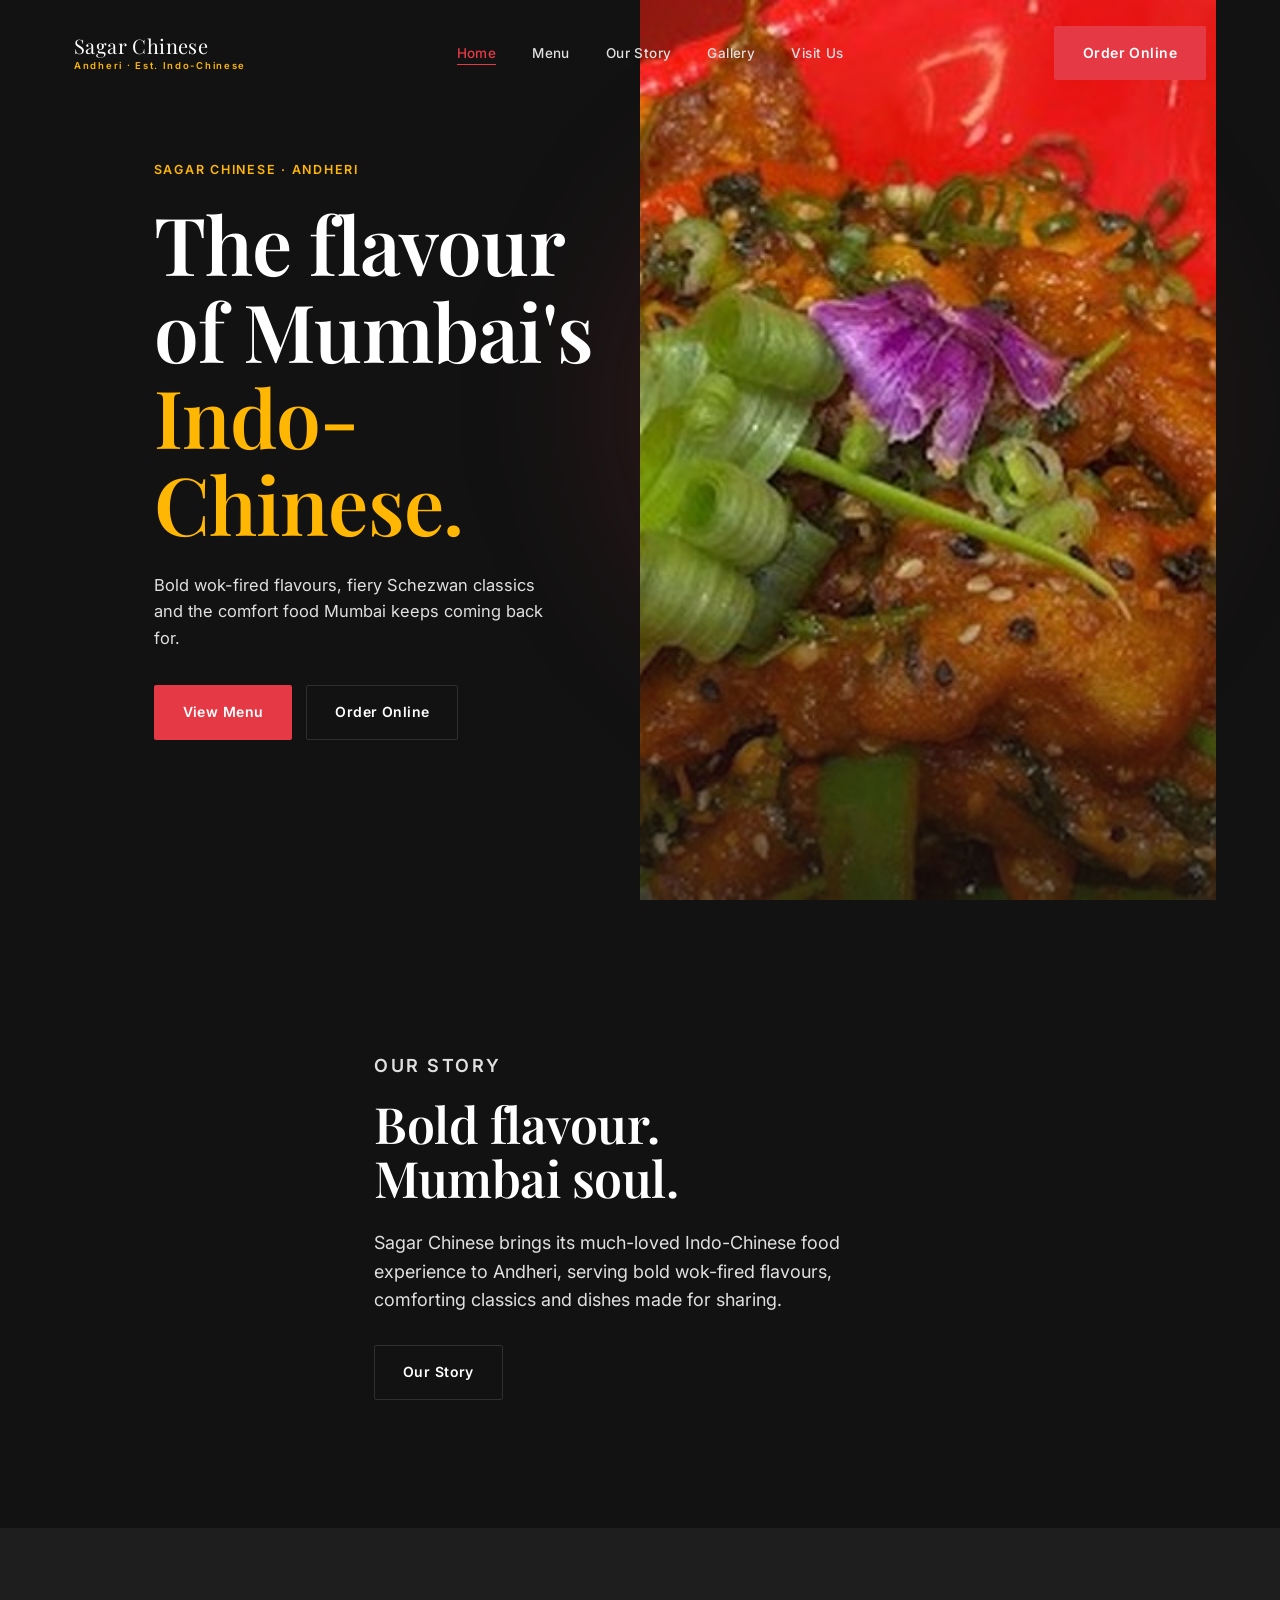
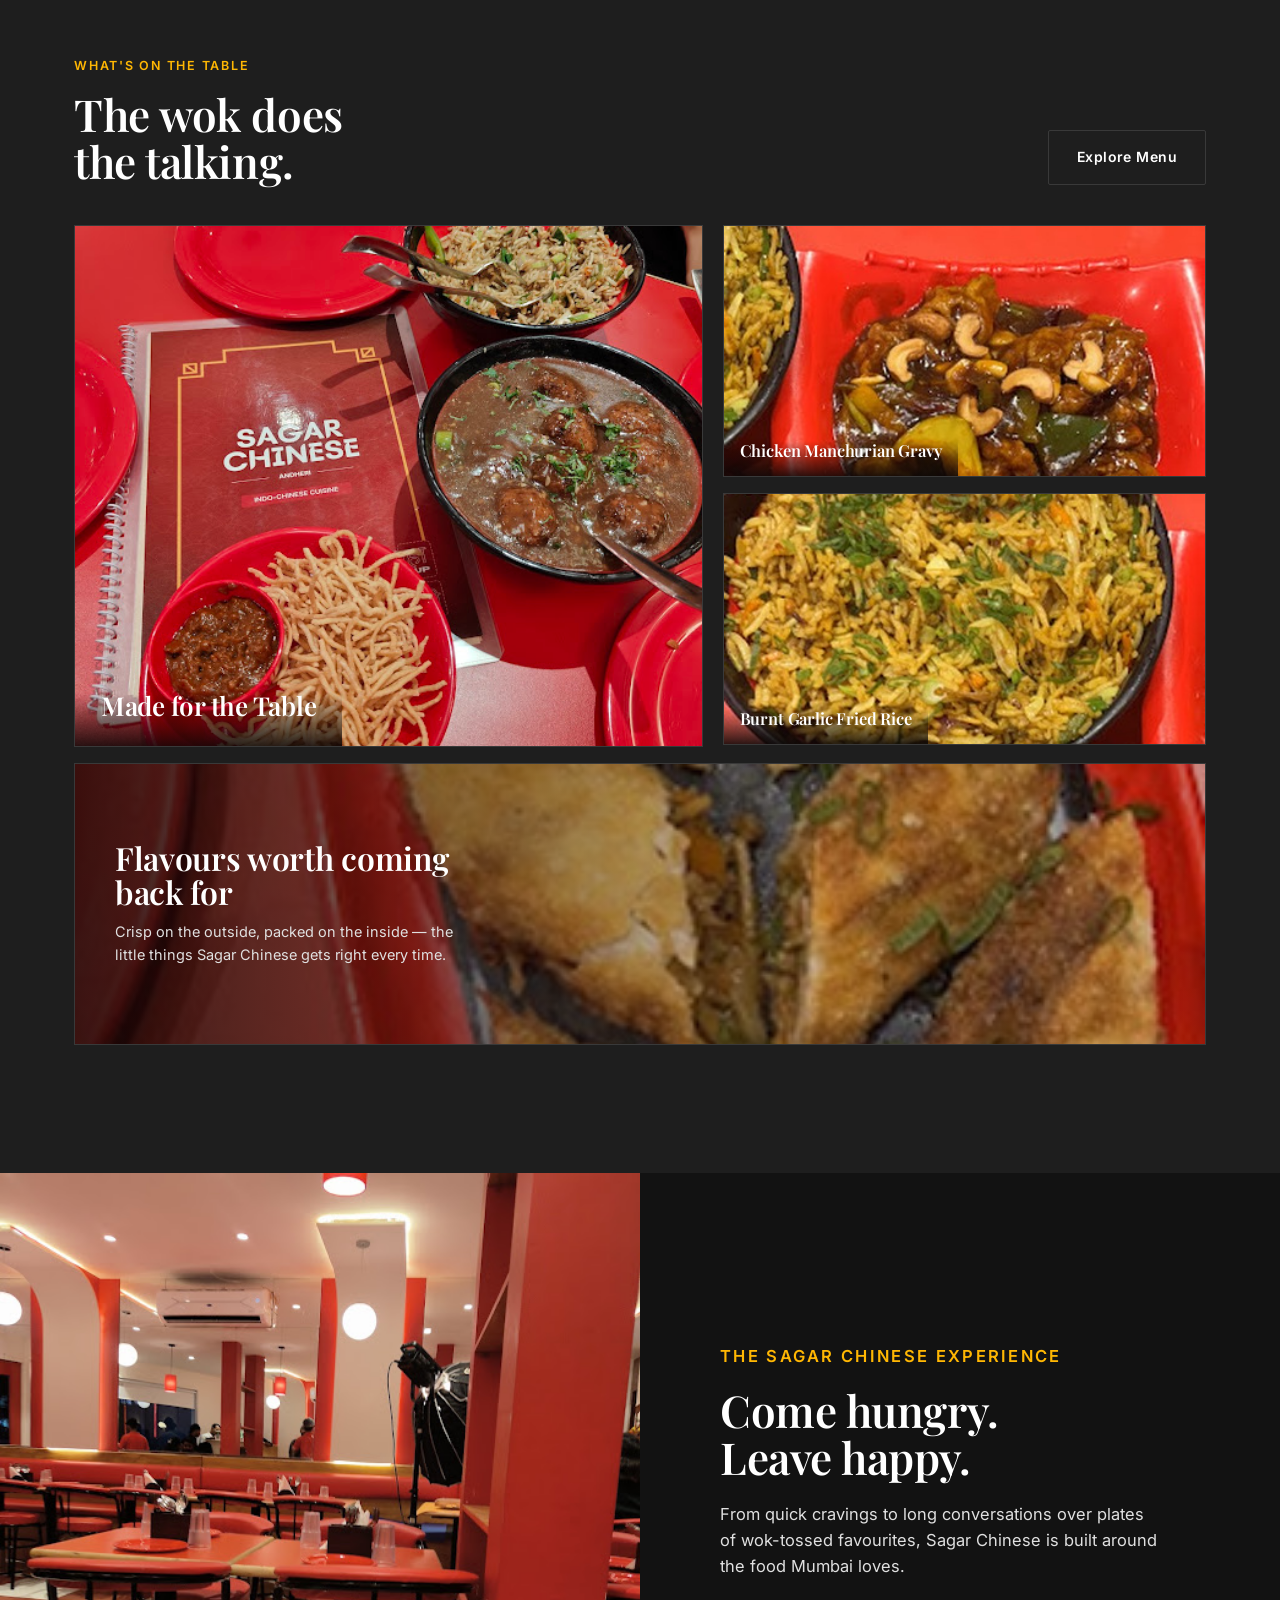
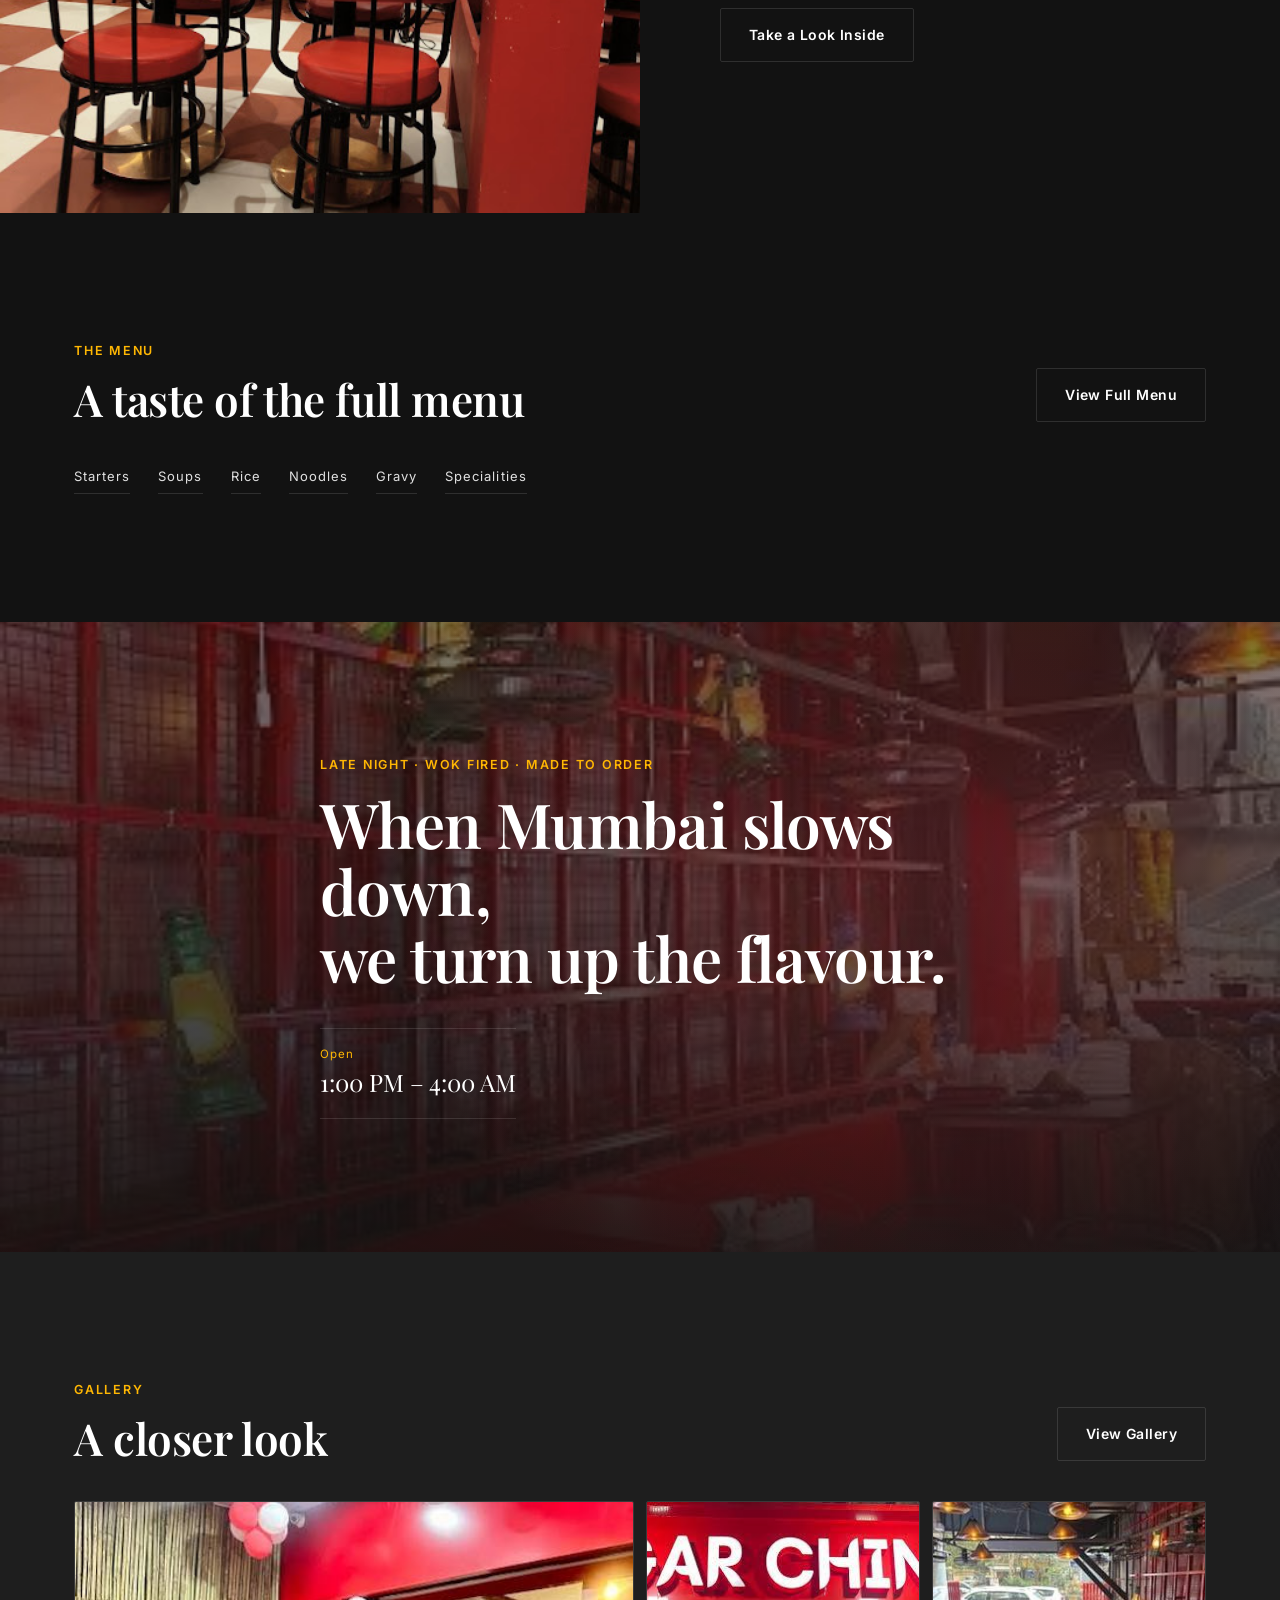
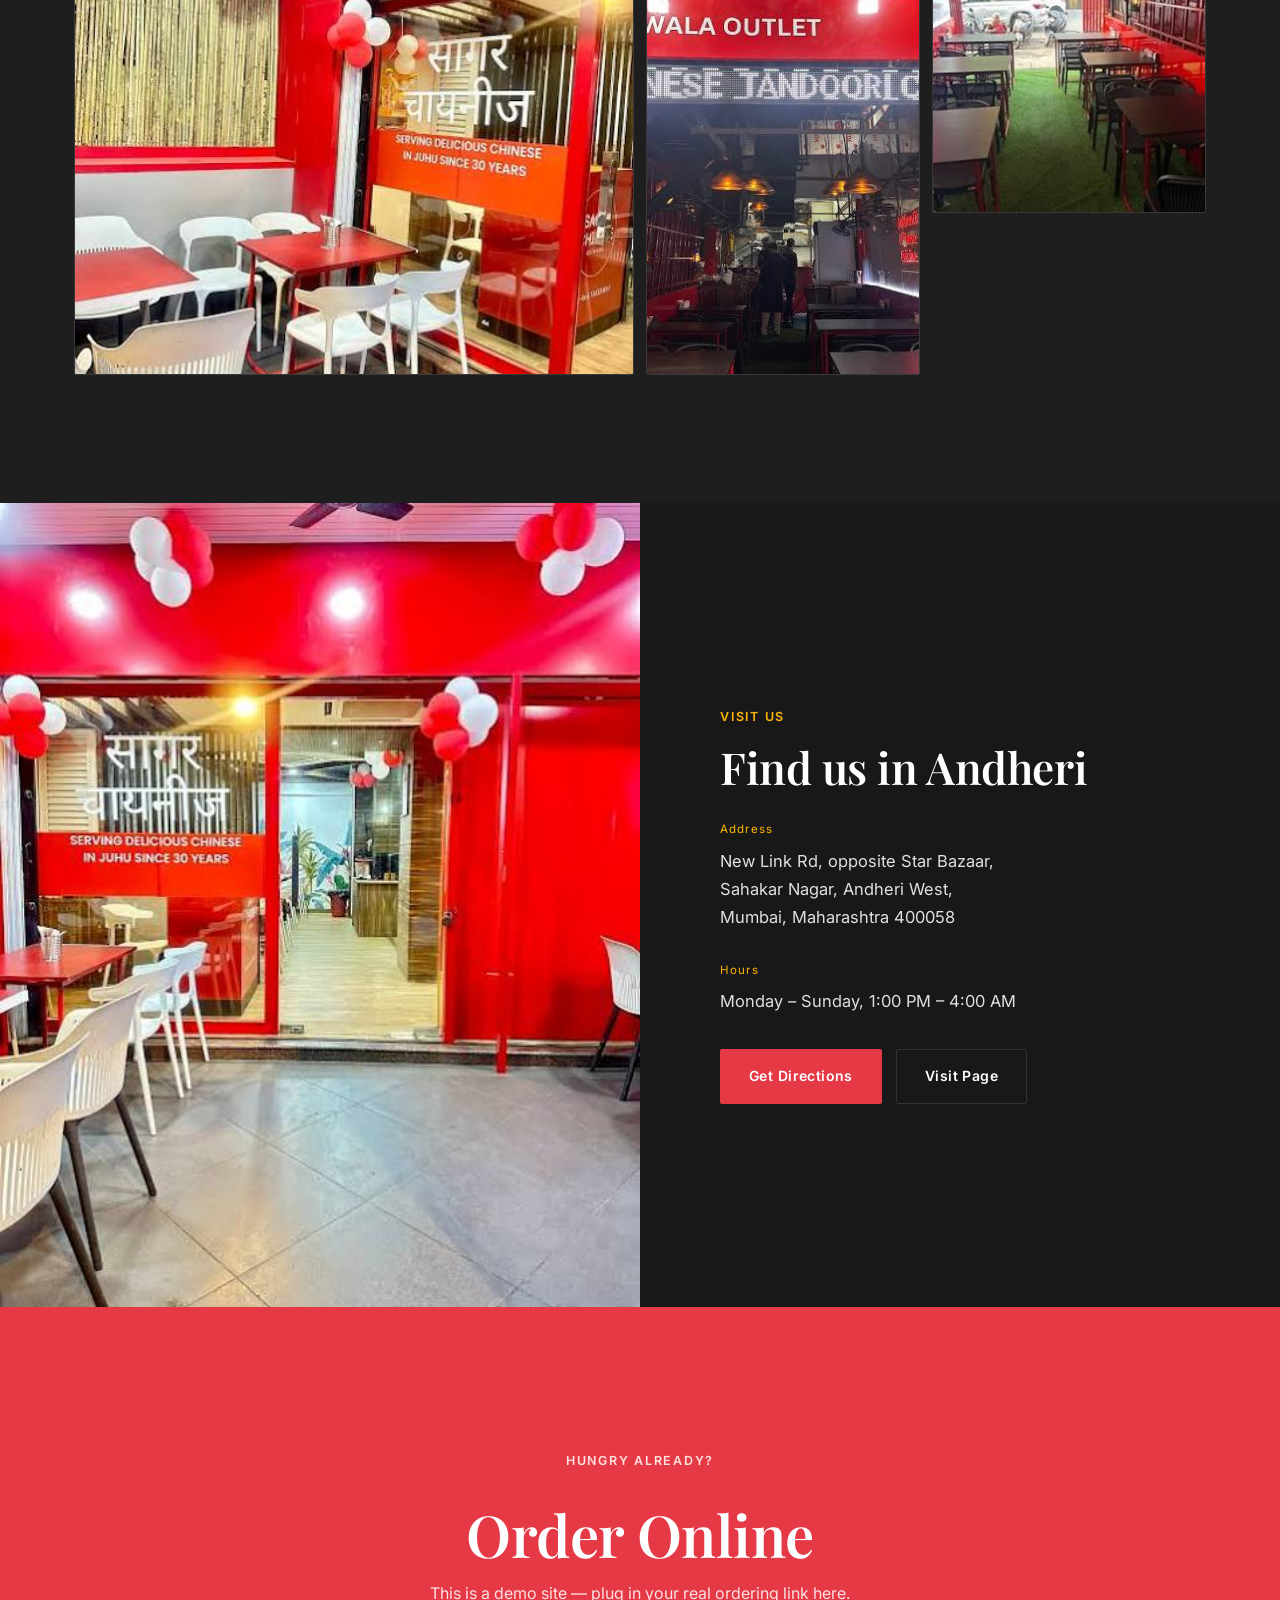
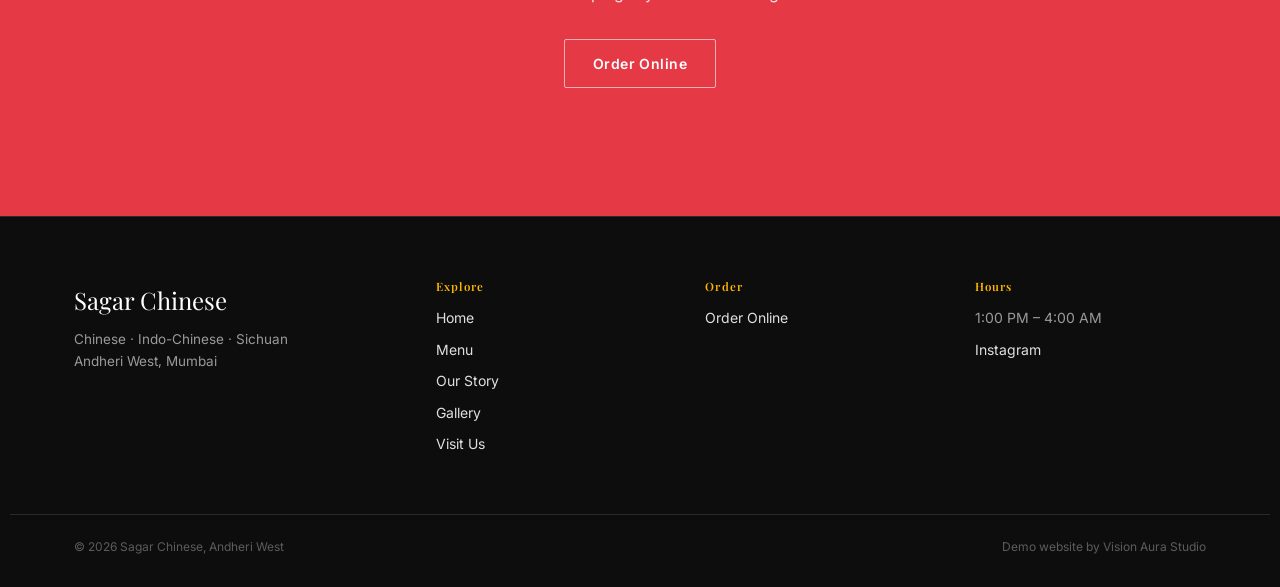
<file: index.html>
<!DOCTYPE html>
<html lang="en">
<head>
<meta charset="UTF-8">
<meta name="viewport" content="width=device-width, initial-scale=1, viewport-fit=cover">
<title>Sagar Chinese – Andheri | Indo-Chinese Restaurant in Mumbai</title>
<meta name="description" content="Sagar Chinese – Andheri brings bold Indo-Chinese flavours and Mumbai comfort food to DN Nagar, Andheri West.">
<link rel="icon" href="data:,">
<link rel="preconnect" href="https://fonts.googleapis.com">
<link rel="preconnect" href="https://fonts.gstatic.com" crossorigin>
<link href="https://fonts.googleapis.com/css2?family=Playfair+Display:ital,wght@0,500;0,600;0,700;1,600&family=Inter:wght@400;500;600;700&display=swap" rel="stylesheet">
<link rel="stylesheet" href="style.css">
</head>
<body>
<header class="site-header">
  <div class="wrap nav-inner">
    <a href="index.html" class="brand">Sagar Chinese<small>Andheri · Est. Indo-Chinese</small></a>
    <nav class="nav-links"><ul>
      <li><a href="index.html">Home</a></li>
      <li><a href="menu.html">Menu</a></li>
      <li><a href="story.html">Our Story</a></li>
      <li><a href="gallery.html">Gallery</a></li>
      <li><a href="visit.html">Visit Us</a></li>
    </ul></nav>
    <a href="#" class="btn btn-solid nav-cta" data-order-btn>Order Online</a>
    <button class="burger" aria-label="Menu"><span></span><span></span><span></span></button>
  </div>
</header>
<div class="mobile-nav">
  <a href="index.html">Home</a>
  <a href="menu.html">Menu</a>
  <a href="story.html">Our Story</a>
  <a href="gallery.html">Gallery</a>
  <a href="visit.html">Visit Us</a>
  <div class="mn-meta">1:00 PM – 4:00 AM · Andheri West, Mumbai</div>
</div>


<section class="hero">
  <div class="wrap" style="max-width:1400px">
  <div class="hero-grid">
    <div class="hero-copy">
      <p class="label on-dark">Sagar Chinese · Andheri</p>
      <h1><span>The flavour</span><span>of Mumbai's</span><span><em>Indo-Chinese.</em></span></h1>
      <p class="hero-desc">Bold wok-fired flavours, fiery Schezwan classics and the comfort food Mumbai keeps coming back for.</p>
      <div class="hero-btns">
        <a href="menu.html" class="btn btn-solid">View Menu</a>
        <a href="#" class="btn btn-line-light" data-order-btn>Order Online</a>
      </div>
    </div>
    <div class="hero-media">
      <img src="images/hero-chilli-chicken.jpg" alt="Sagar Chinese signature chilli chicken, wok-tossed with spring onion and sesame in a red bowl">
    </div>
  </div>
  </div>
</section>

<section class="pad-lg">
  <div class="wrap intro reveal">
    <p class="label">Our story</p>
    <h2>Bold flavour.<br>Mumbai soul.</h2>
    <p>Sagar Chinese brings its much-loved Indo-Chinese food experience to Andheri, serving bold wok-fired flavours, comforting classics and dishes made for sharing.</p>
    <a href="story.html" class="btn btn-outline" style="margin-top:30px">Our Story</a>
  </div>
</section>

<section class="pad-lg on-cream2">
  <div class="wrap">
    <div class="sig-head reveal">
      <div>
        <p class="label">What's on the table</p>
        <h2 style="font-size:clamp(28px,4.5vw,44px);margin-top:14px">The wok does<br>the talking.</h2>
      </div>
      <a href="menu.html" class="btn btn-outline">Explore Menu</a>
    </div>
    <div class="sig-top reveal reveal-delay-1">
      <figure class="sig-feature">
        <img src="images/table-spread.jpg" alt="A table spread of Sagar Chinese dishes with the restaurant's branded menu card">
        <figcaption><h3>Made for the Table</h3></figcaption>
      </figure>
      <div class="sig-small-grid">
        <figure class="sig-small">
          <img src="images/manchurian-gravy.jpg" alt="Chicken Manchurian gravy topped with cashews in a red bowl">
          <figcaption><h4>Chicken Manchurian Gravy</h4></figcaption>
        </figure>
        <figure class="sig-small">
          <img src="images/burnt-garlic-rice.jpg" alt="Veg burnt garlic fried rice in a black bowl">
          <figcaption><h4>Burnt Garlic Fried Rice</h4></figcaption>
        </figure>
      </div>
    </div>
    <figure class="sig-wide reveal reveal-delay-2">
      <img src="images/spring-rolls.jpg" alt="Crispy vegetable spring rolls served with a dark dipping sauce">
      <div class="sw-text">
        <h3>Flavours worth coming back for</h3>
        <p>Crisp on the outside, packed on the inside — the little things Sagar Chinese gets right every time.</p>
      </div>
    </figure>
  </div>
</section>

<section class="on-black">
  <div class="exp-grid">
    <div class="exp-media reveal"><img src="images/interior-main.jpg" alt="Sagar Chinese dining room with red bar stools and warm globe lighting"></div>
    <div class="exp-text reveal reveal-delay-1">
      <p class="label on-dark">The Sagar Chinese experience</p>
      <h2>Come hungry.<br>Leave happy.</h2>
      <p>From quick cravings to long conversations over plates of wok-tossed favourites, Sagar Chinese is built around the food Mumbai loves.</p>
      <a href="story.html" class="btn btn-line-light" style="margin-top:28px">Take a Look Inside</a>
    </div>
  </div>
</section>

<section class="pad-lg">
  <div class="wrap">
    <div class="mp-row reveal">
      <div>
        <p class="label">The menu</p>
        <h2 style="font-size:clamp(28px,4.5vw,44px);margin-top:14px">A taste of the full menu</h2>
      </div>
      <a href="menu.html" class="btn btn-dark">View Full Menu</a>
    </div>
    <div class="mp-cats reveal reveal-delay-1">
      <span>Starters</span><span>Soups</span><span>Rice</span><span>Noodles</span><span>Gravy</span><span>Specialities</span>
    </div>
  </div>
</section>

<section class="latenight">
  <img class="bg" src="images/interior-night.jpg" alt="Dark, atmospheric Sagar Chinese interior with warm hanging lamps">
  <div class="scrim"></div>
  <div class="wrap ln-inner reveal">
    <p class="label on-dark">Late night · Wok fired · Made to order</p>
    <h2>When Mumbai slows down,<br>we turn up the flavour.</h2>
    <div class="ln-hours">
      <div><div class="t">Open</div><div class="h">1:00 PM – 4:00 AM</div></div>
    </div>
  </div>
</section>

<section class="pad-lg on-cream2">
  <div class="wrap">
    <div class="sig-head reveal">
      <div>
        <p class="label">Gallery</p>
        <h2 style="font-size:clamp(28px,4.5vw,44px);margin-top:14px">A closer look</h2>
      </div>
      <a href="gallery.html" class="btn btn-outline">View Gallery</a>
    </div>
    <div class="gal-grid reveal reveal-delay-1">
      <a class="g-a" href="gallery.html"><img src="images/entrance-wide.jpg" loading="lazy" alt="Sagar Chinese entrance decorated with red and white balloons"><span class="gal-cap">Entrance</span></a>
      <a class="g-b" href="gallery.html"><img src="images/signage.jpg" loading="lazy" alt="Sagar Chinese Chinese Tandoori signage above the entrance"><span class="gal-cap">Signage</span></a>
      <a class="g-c" href="gallery.html"><img src="images/outdoor-seating.jpg" loading="lazy" alt="Outdoor pavement seating with hanging lamps"><span class="gal-cap">Outdoor seating</span></a>
    </div>
  </div>
</section>

<section class="on-charcoal">
  <div class="visit-grid">
    <div class="visit-media reveal"><img src="images/entrance-main.jpg" loading="lazy" alt="Sagar Chinese storefront entrance decorated for an opening"></div>
    <div class="visit-text reveal reveal-delay-1">
      <p class="label on-dark">Visit us</p>
      <h2>Find us in Andheri</h2>
      <div class="v-block">
        <div class="t">Address</div>
        <div class="v">New Link Rd, opposite Star Bazaar,<br>Sahakar Nagar, Andheri West,<br>Mumbai, Maharashtra 400058</div>
      </div>
      <div class="v-block">
        <div class="t">Hours</div>
        <div class="v">Monday – Sunday, 1:00 PM – 4:00 AM</div>
      </div>
      <div class="visit-btns">
        <a class="btn btn-solid" target="_blank" rel="noopener" href="https://www.google.com/maps/search/?api=1&query=Sagar+Chinese+New+Link+Rd+opposite+Star+Bazaar+Sahakar+Nagar+Andheri+West+Mumbai+Maharashtra+400058">Get Directions</a>
        <a class="btn btn-line-light" href="visit.html">Visit Page</a>
      </div>
    </div>
  </div>
</section>

<section class="order-cta pad-lg">
  <div class="wrap reveal">
    <p class="label" style="color:#ffe1de">Hungry already?</p>
    <h2>Order Online</h2>
    <p>This is a demo site — plug in your real ordering link here.</p>
    <button class="btn btn-line-light" data-order-btn style="color:#fff">Order Online</button>
  </div>
</section>

<footer>
  <div class="wrap foot-grid">
    <div>
      <div class="foot-brand">Sagar Chinese</div>
      <div class="foot-tag">Chinese · Indo-Chinese · Sichuan<br>Andheri West, Mumbai</div>
    </div>
    <div class="foot-col">
      <h4>Explore</h4>
      <ul>
        <li><a href="index.html">Home</a></li>
        <li><a href="menu.html">Menu</a></li>
        <li><a href="story.html">Our Story</a></li>
        <li><a href="gallery.html">Gallery</a></li>
        <li><a href="visit.html">Visit Us</a></li>
      </ul>
    </div>
    <div class="foot-col">
      <h4>Order</h4>
      <ul><li><a href="#" data-order-btn>Order Online</a></li></ul>
    </div>
    <div class="foot-col">
      <h4>Hours</h4>
      <ul><li>1:00 PM – 4:00 AM</li><li><a href="https://instagram.com" target="_blank" rel="noopener">Instagram</a></li></ul>
    </div>
  </div>
  <div class="wrap foot-bottom">
    <span>© 2026 Sagar Chinese, Andheri West</span>
    <span>Demo website by Vision Aura Studio</span>
  </div>
</footer>

<div class="modal-bg">
  <div class="modal-box">
    <h3>Ordering link coming soon</h3>
    <p>Swap this button for your live ordering URL when you're ready to go live.</p>
    <button class="btn btn-solid modal-close">Close</button>
  </div>
</div>
<script src="script.js"></script>

</body>
</html>
</file>
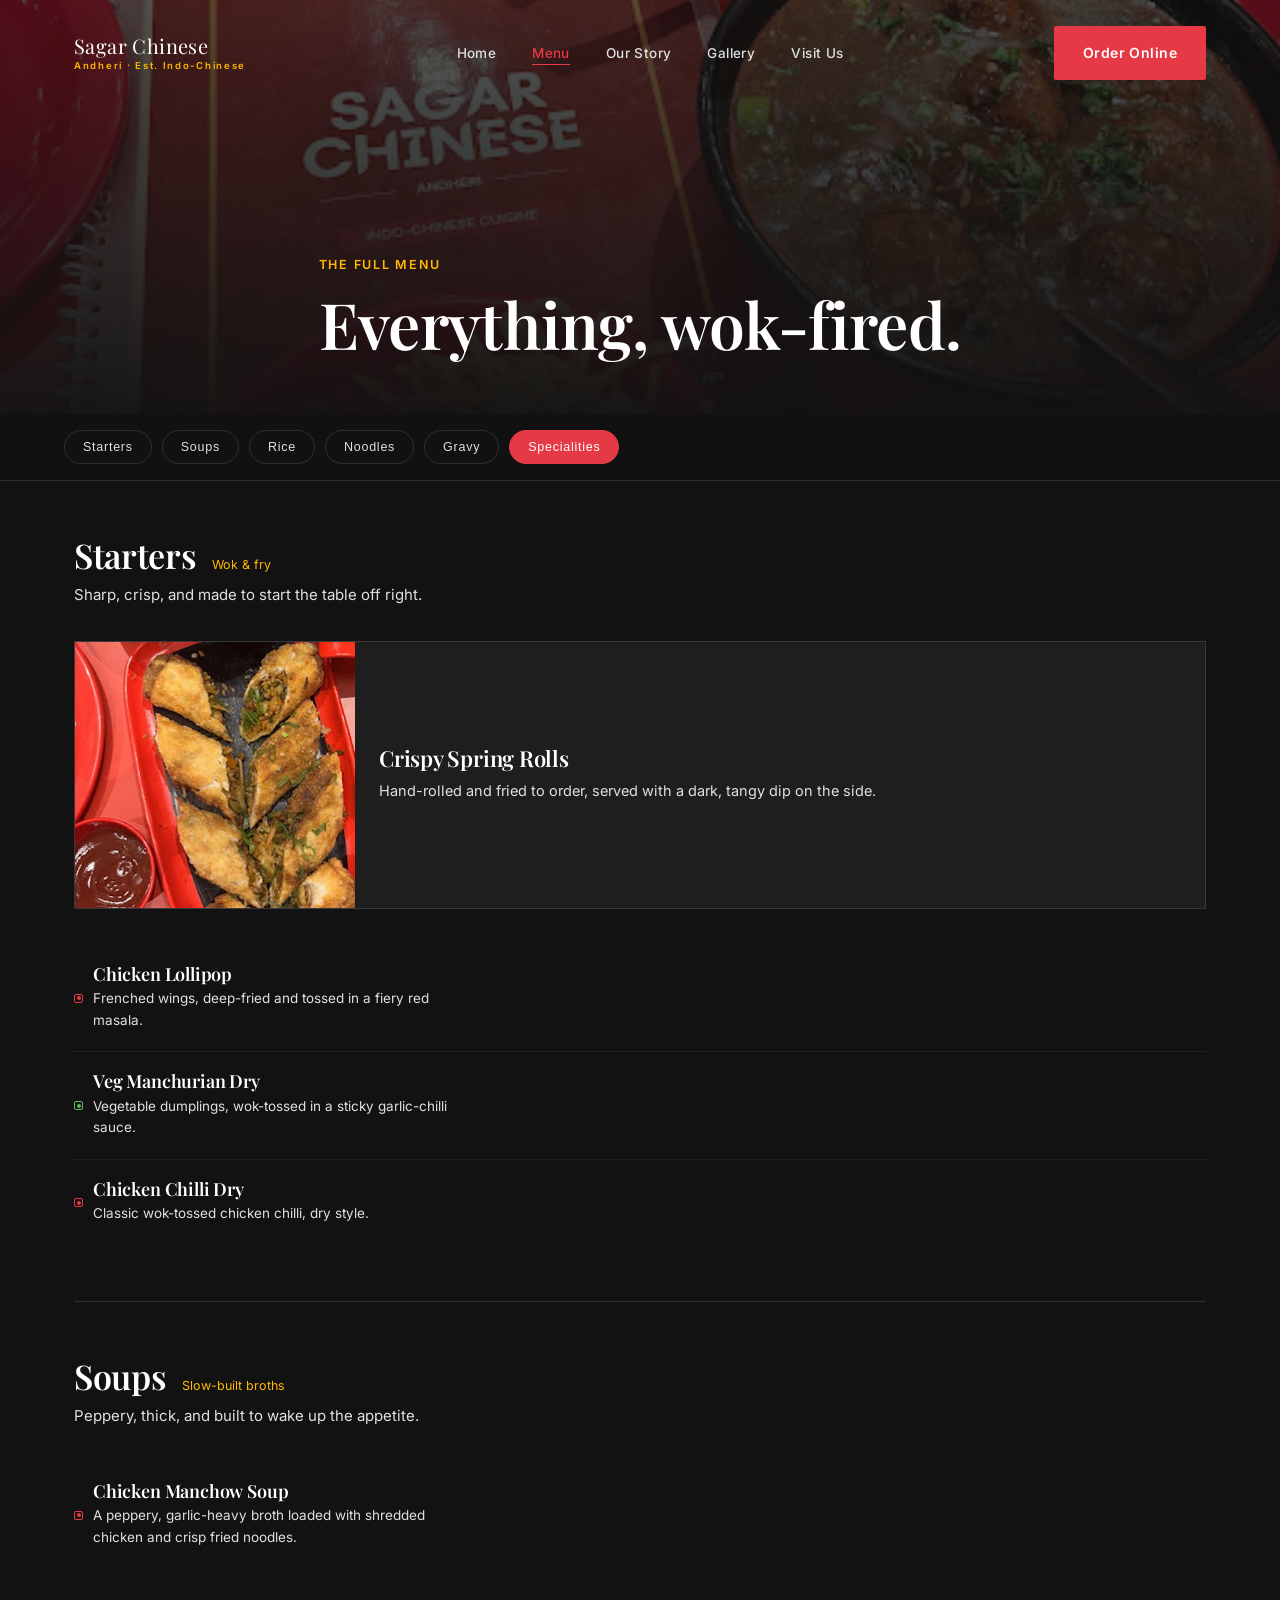
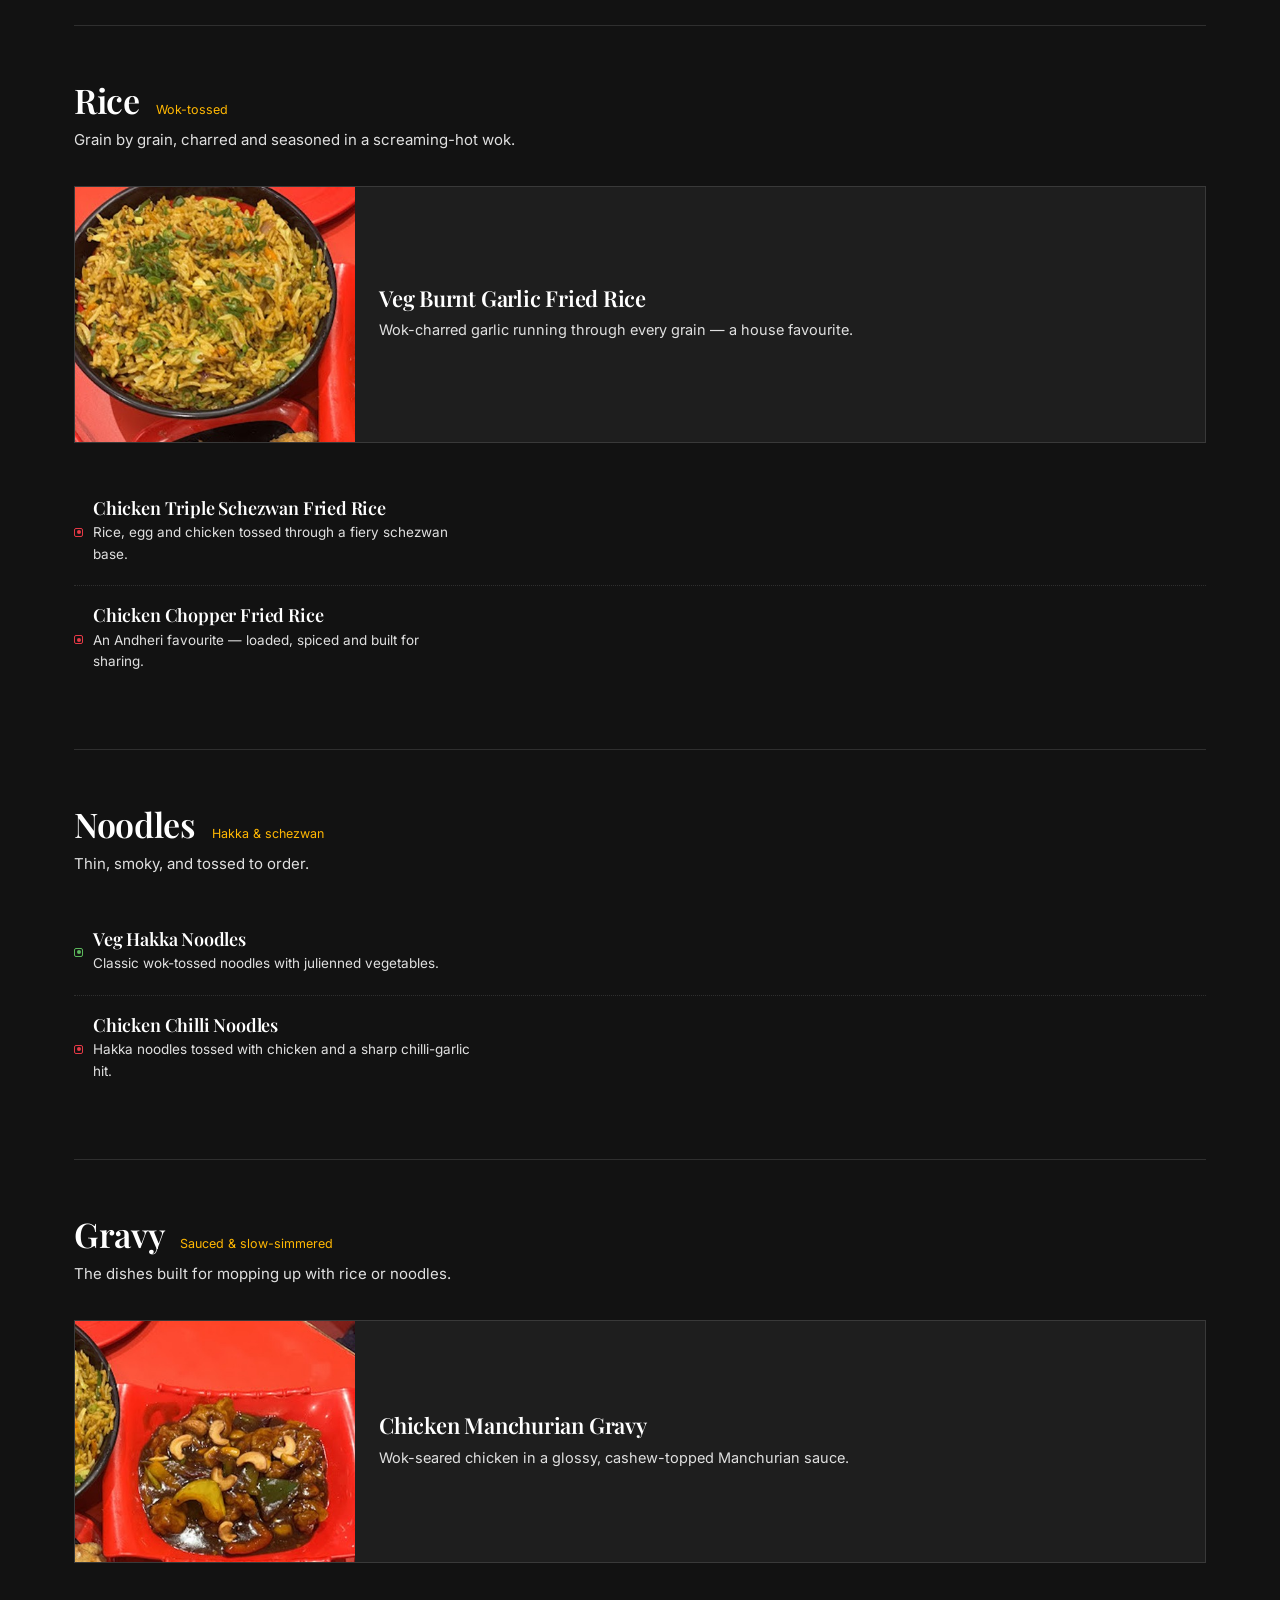
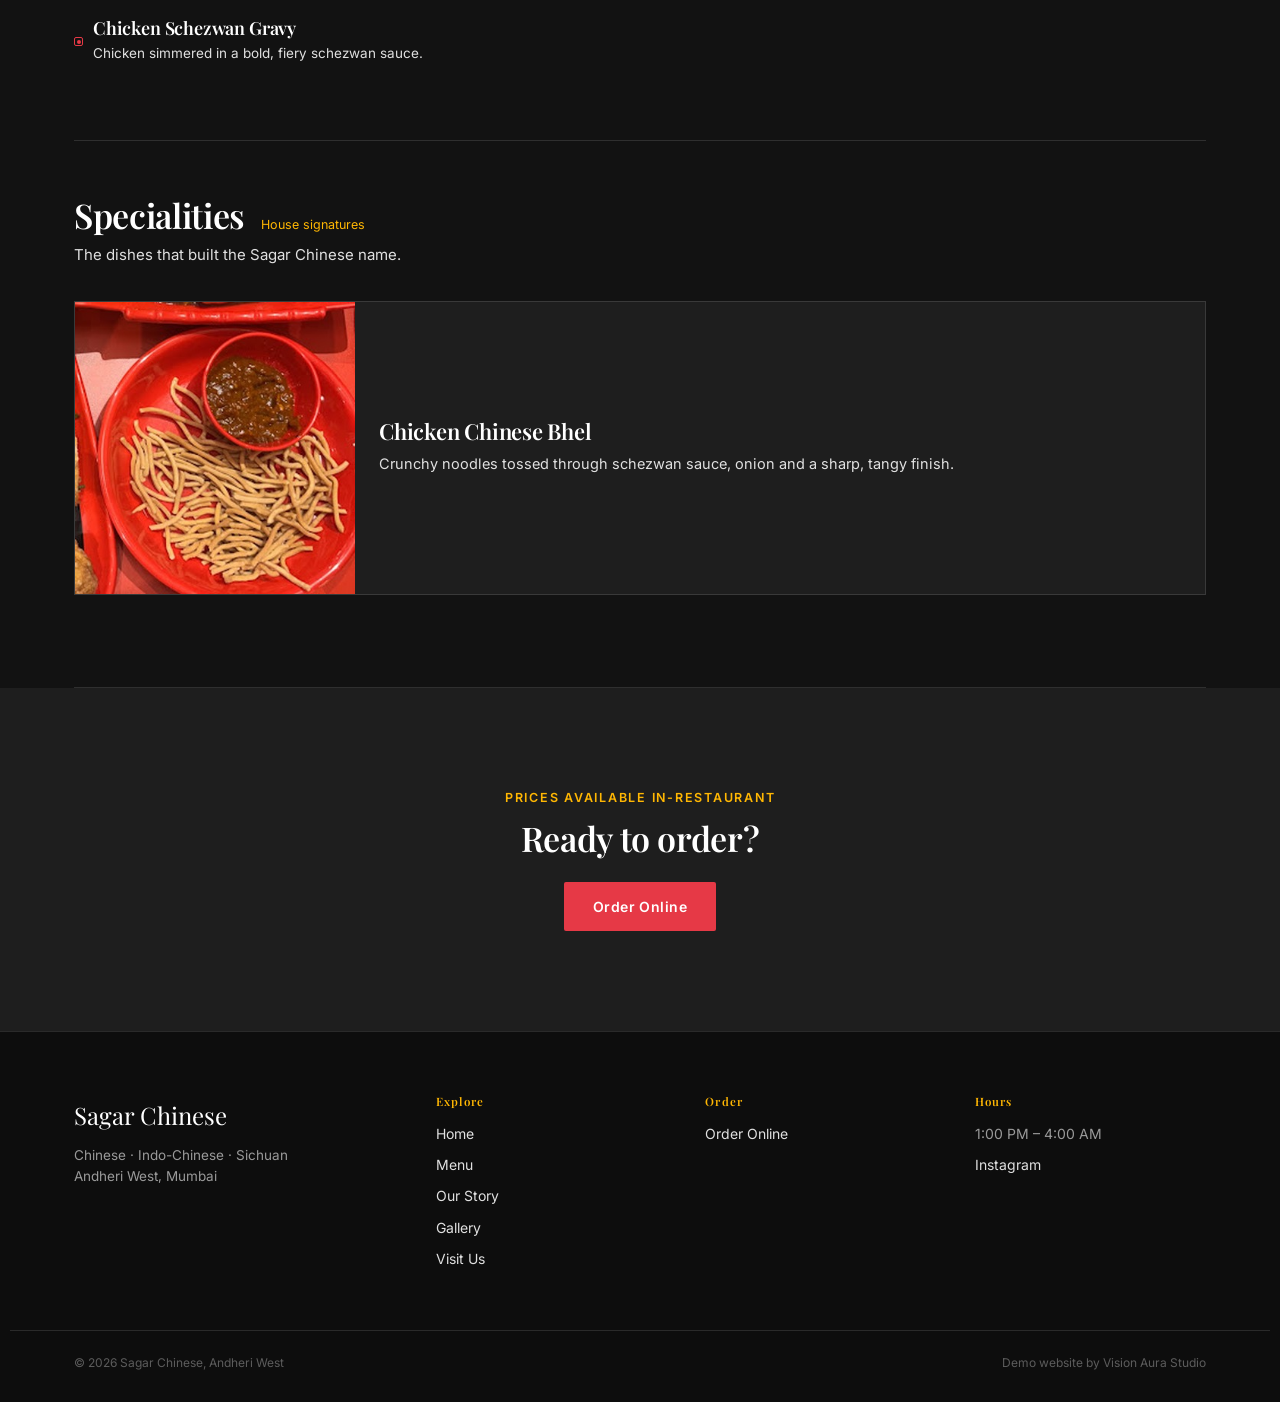
<file: menu.html>
<!DOCTYPE html>
<html lang="en">
<head>
<meta charset="UTF-8">
<meta name="viewport" content="width=device-width, initial-scale=1, viewport-fit=cover">
<title>Menu – Sagar Chinese, Andheri</title>
<meta name="description" content="The Sagar Chinese menu — starters, soups, rice, noodles, gravy and specialities from our Andheri Indo-Chinese kitchen.">
<link rel="icon" href="data:,">
<link rel="preconnect" href="https://fonts.googleapis.com">
<link rel="preconnect" href="https://fonts.gstatic.com" crossorigin>
<link href="https://fonts.googleapis.com/css2?family=Playfair+Display:ital,wght@0,500;0,600;0,700;1,600&family=Inter:wght@400;500;600;700&display=swap" rel="stylesheet">
<link rel="stylesheet" href="style.css">
</head>
<body>
<header class="site-header">
  <div class="wrap nav-inner">
    <a href="index.html" class="brand">Sagar Chinese<small>Andheri · Est. Indo-Chinese</small></a>
    <nav class="nav-links"><ul>
      <li><a href="index.html">Home</a></li>
      <li><a href="menu.html">Menu</a></li>
      <li><a href="story.html">Our Story</a></li>
      <li><a href="gallery.html">Gallery</a></li>
      <li><a href="visit.html">Visit Us</a></li>
    </ul></nav>
    <a href="#" class="btn btn-solid nav-cta" data-order-btn>Order Online</a>
    <button class="burger" aria-label="Menu"><span></span><span></span><span></span></button>
  </div>
</header>
<div class="mobile-nav">
  <a href="index.html">Home</a>
  <a href="menu.html">Menu</a>
  <a href="story.html">Our Story</a>
  <a href="gallery.html">Gallery</a>
  <a href="visit.html">Visit Us</a>
  <div class="mn-meta">1:00 PM – 4:00 AM · Andheri West, Mumbai</div>
</div>


<section class="page-banner">
  <img src="images/table-spread.jpg" alt="Sagar Chinese table spread with the restaurant's branded menu card">
  <div class="scrim"></div>
  <div class="wrap pb-inner">
    <p class="label on-dark">The full menu</p>
    <h1>Everything, wok-fired.</h1>
  </div>
</section>

<nav class="menu-nav">
  <div class="menu-nav-inner">
    <button class="menu-pill" data-target="cat-starters">Starters</button>
    <button class="menu-pill" data-target="cat-soups">Soups</button>
    <button class="menu-pill" data-target="cat-rice">Rice</button>
    <button class="menu-pill" data-target="cat-noodles">Noodles</button>
    <button class="menu-pill" data-target="cat-gravy">Gravy</button>
    <button class="menu-pill" data-target="cat-specialities">Specialities</button>
  </div>
</nav>

<div class="wrap">

  <section id="cat-starters" class="menu-cat-block reveal">
    <div class="menu-cat-head"><h2>Starters</h2><span class="count">Wok &amp; fry</span></div>
    <p class="menu-cat-desc">Sharp, crisp, and made to start the table off right.</p>
    <div class="menu-anchor">
      <img src="images/spring-rolls.jpg" loading="lazy" alt="Crispy vegetable spring rolls with dipping sauce">
      <div class="ma-text">
        <h3>Crispy Spring Rolls</h3>
        <p>Hand-rolled and fried to order, served with a dark, tangy dip on the side.</p>
      </div>
    </div>
    <div class="menu-items">
      <div class="menu-row"><div class="menu-row-name"><span class="nonveg-dot"></span><div><h3>Chicken Lollipop</h3><p>Frenched wings, deep-fried and tossed in a fiery red masala.</p></div></div></div>
      <div class="menu-row"><div class="menu-row-name"><span class="veg-dot"></span><div><h3>Veg Manchurian Dry</h3><p>Vegetable dumplings, wok-tossed in a sticky garlic-chilli sauce.</p></div></div></div>
      <div class="menu-row"><div class="menu-row-name"><span class="nonveg-dot"></span><div><h3>Chicken Chilli Dry</h3><p>Classic wok-tossed chicken chilli, dry style.</p></div></div></div>
    </div>
  </section>

  <section id="cat-soups" class="menu-cat-block reveal">
    <div class="menu-cat-head"><h2>Soups</h2><span class="count">Slow-built broths</span></div>
    <p class="menu-cat-desc">Peppery, thick, and built to wake up the appetite.</p>
    <div class="menu-items">
      <div class="menu-row"><div class="menu-row-name"><span class="nonveg-dot"></span><div><h3>Chicken Manchow Soup</h3><p>A peppery, garlic-heavy broth loaded with shredded chicken and crisp fried noodles.</p></div></div></div>
    </div>
  </section>

  <section id="cat-rice" class="menu-cat-block reveal">
    <div class="menu-cat-head"><h2>Rice</h2><span class="count">Wok-tossed</span></div>
    <p class="menu-cat-desc">Grain by grain, charred and seasoned in a screaming-hot wok.</p>
    <div class="menu-anchor">
      <img src="images/burnt-garlic-rice.jpg" loading="lazy" alt="Veg burnt garlic fried rice in a black bowl">
      <div class="ma-text">
        <h3>Veg Burnt Garlic Fried Rice</h3>
        <p>Wok-charred garlic running through every grain — a house favourite.</p>
      </div>
    </div>
    <div class="menu-items">
      <div class="menu-row"><div class="menu-row-name"><span class="nonveg-dot"></span><div><h3>Chicken Triple Schezwan Fried Rice</h3><p>Rice, egg and chicken tossed through a fiery schezwan base.</p></div></div></div>
      <div class="menu-row"><div class="menu-row-name"><span class="nonveg-dot"></span><div><h3>Chicken Chopper Fried Rice</h3><p>An Andheri favourite — loaded, spiced and built for sharing.</p></div></div></div>
    </div>
  </section>

  <section id="cat-noodles" class="menu-cat-block reveal">
    <div class="menu-cat-head"><h2>Noodles</h2><span class="count">Hakka &amp; schezwan</span></div>
    <p class="menu-cat-desc">Thin, smoky, and tossed to order.</p>
    <div class="menu-items">
      <div class="menu-row"><div class="menu-row-name"><span class="veg-dot"></span><div><h3>Veg Hakka Noodles</h3><p>Classic wok-tossed noodles with julienned vegetables.</p></div></div></div>
      <div class="menu-row"><div class="menu-row-name"><span class="nonveg-dot"></span><div><h3>Chicken Chilli Noodles</h3><p>Hakka noodles tossed with chicken and a sharp chilli-garlic hit.</p></div></div></div>
    </div>
  </section>

  <section id="cat-gravy" class="menu-cat-block reveal">
    <div class="menu-cat-head"><h2>Gravy</h2><span class="count">Sauced &amp; slow-simmered</span></div>
    <p class="menu-cat-desc">The dishes built for mopping up with rice or noodles.</p>
    <div class="menu-anchor">
      <img src="images/manchurian-gravy.jpg" loading="lazy" alt="Chicken Manchurian gravy topped with cashews in a red bowl">
      <div class="ma-text">
        <h3>Chicken Manchurian Gravy</h3>
        <p>Wok-seared chicken in a glossy, cashew-topped Manchurian sauce.</p>
      </div>
    </div>
    <div class="menu-items">
      <div class="menu-row"><div class="menu-row-name"><span class="nonveg-dot"></span><div><h3>Chicken Schezwan Gravy</h3><p>Chicken simmered in a bold, fiery schezwan sauce.</p></div></div></div>
    </div>
  </section>

  <section id="cat-specialities" class="menu-cat-block reveal">
    <div class="menu-cat-head"><h2>Specialities</h2><span class="count">House signatures</span></div>
    <p class="menu-cat-desc">The dishes that built the Sagar Chinese name.</p>
    <div class="menu-anchor">
      <img src="images/chinese-bhel.jpg" loading="lazy" alt="Crispy noodles with schezwan dip, the base of Sagar Chinese's Chinese Bhel">
      <div class="ma-text">
        <h3>Chicken Chinese Bhel</h3>
        <p>Crunchy noodles tossed through schezwan sauce, onion and a sharp, tangy finish.</p>
      </div>
    </div>
  </section>

</div>

<section class="pad-md on-cream2" style="text-align:center">
  <div class="wrap reveal">
    <p class="label">Prices available in-restaurant</p>
    <h2 style="font-size:clamp(24px,4vw,34px);margin-top:12px">Ready to order?</h2>
    <button class="btn btn-solid" data-order-btn style="margin-top:26px">Order Online</button>
  </div>
</section>

<footer>
  <div class="wrap foot-grid">
    <div>
      <div class="foot-brand">Sagar Chinese</div>
      <div class="foot-tag">Chinese · Indo-Chinese · Sichuan<br>Andheri West, Mumbai</div>
    </div>
    <div class="foot-col">
      <h4>Explore</h4>
      <ul>
        <li><a href="index.html">Home</a></li>
        <li><a href="menu.html">Menu</a></li>
        <li><a href="story.html">Our Story</a></li>
        <li><a href="gallery.html">Gallery</a></li>
        <li><a href="visit.html">Visit Us</a></li>
      </ul>
    </div>
    <div class="foot-col">
      <h4>Order</h4>
      <ul><li><a href="#" data-order-btn>Order Online</a></li></ul>
    </div>
    <div class="foot-col">
      <h4>Hours</h4>
      <ul><li>1:00 PM – 4:00 AM</li><li><a href="https://instagram.com" target="_blank" rel="noopener">Instagram</a></li></ul>
    </div>
  </div>
  <div class="wrap foot-bottom">
    <span>© 2026 Sagar Chinese, Andheri West</span>
    <span>Demo website by Vision Aura Studio</span>
  </div>
</footer>

<div class="modal-bg">
  <div class="modal-box">
    <h3>Ordering link coming soon</h3>
    <p>Swap this button for your live ordering URL when you're ready to go live.</p>
    <button class="btn btn-solid modal-close">Close</button>
  </div>
</div>
<script src="script.js"></script>

</body>
</html>
</file>
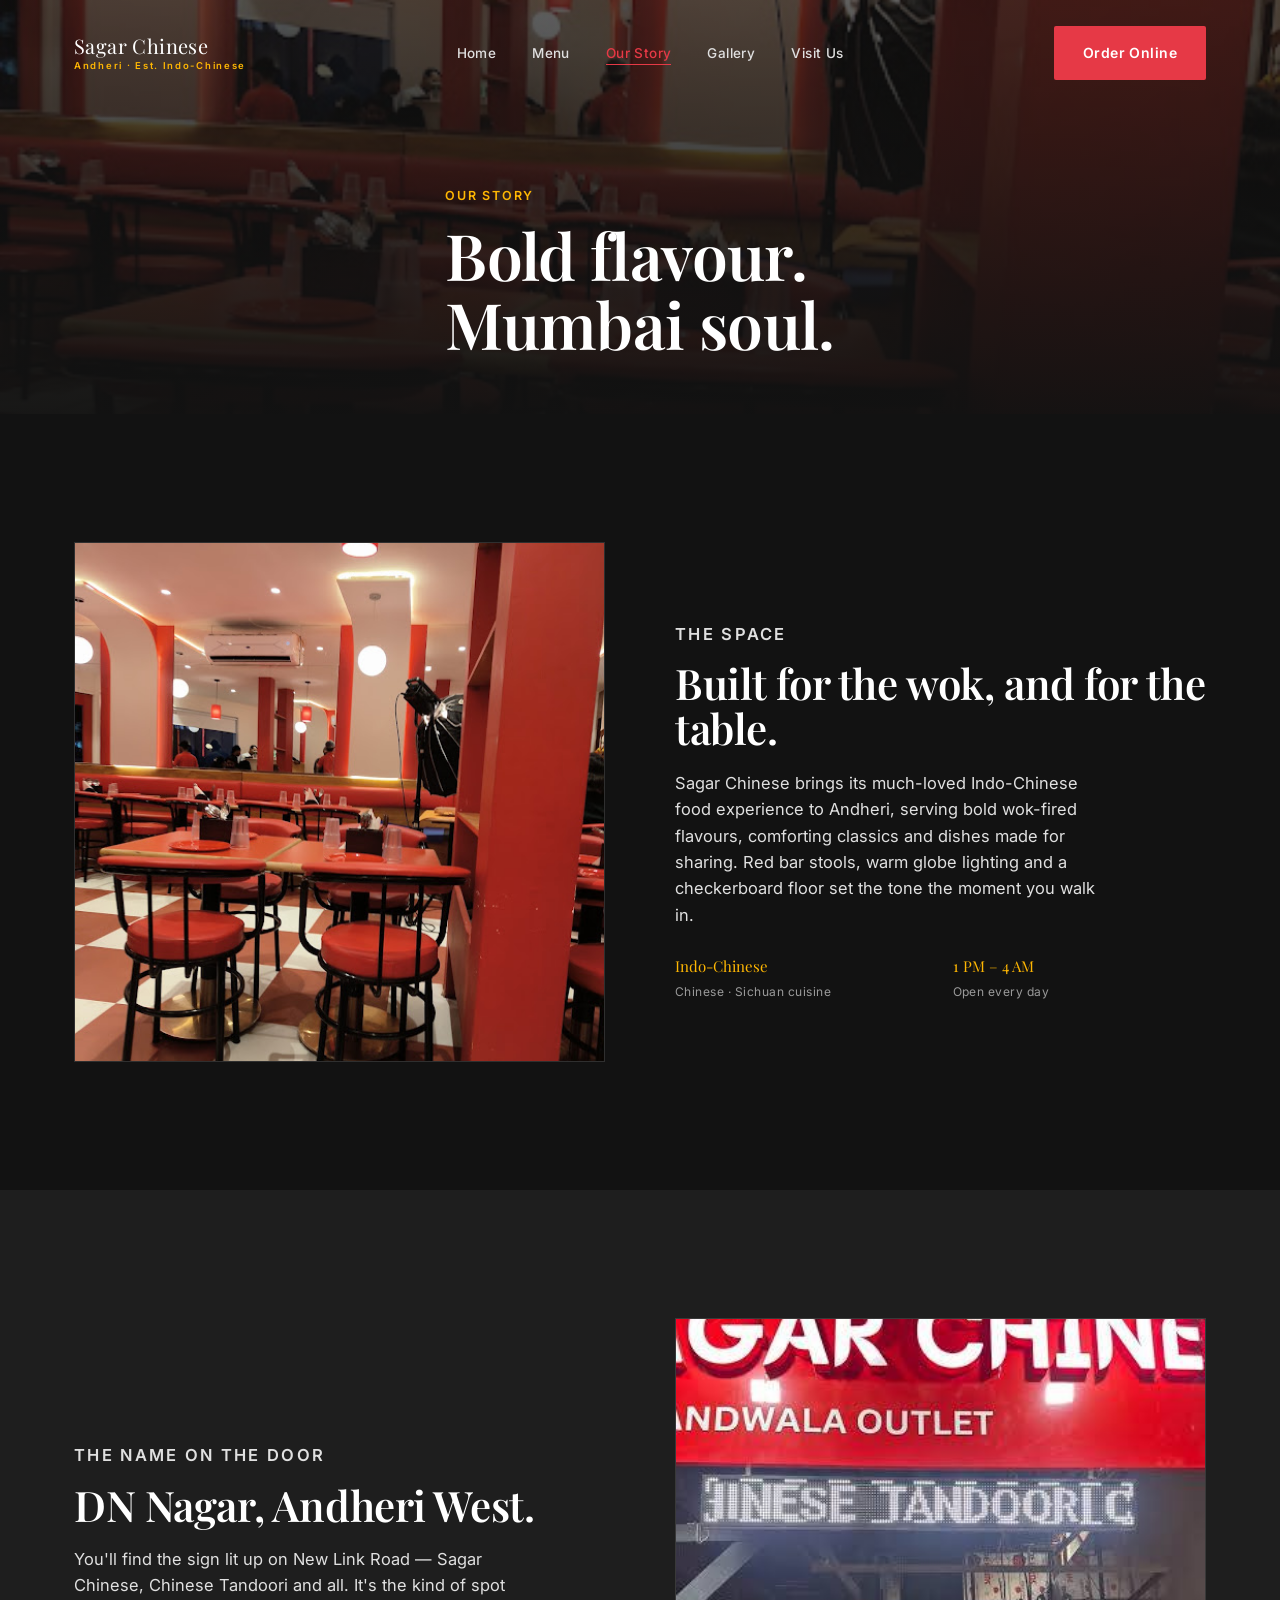
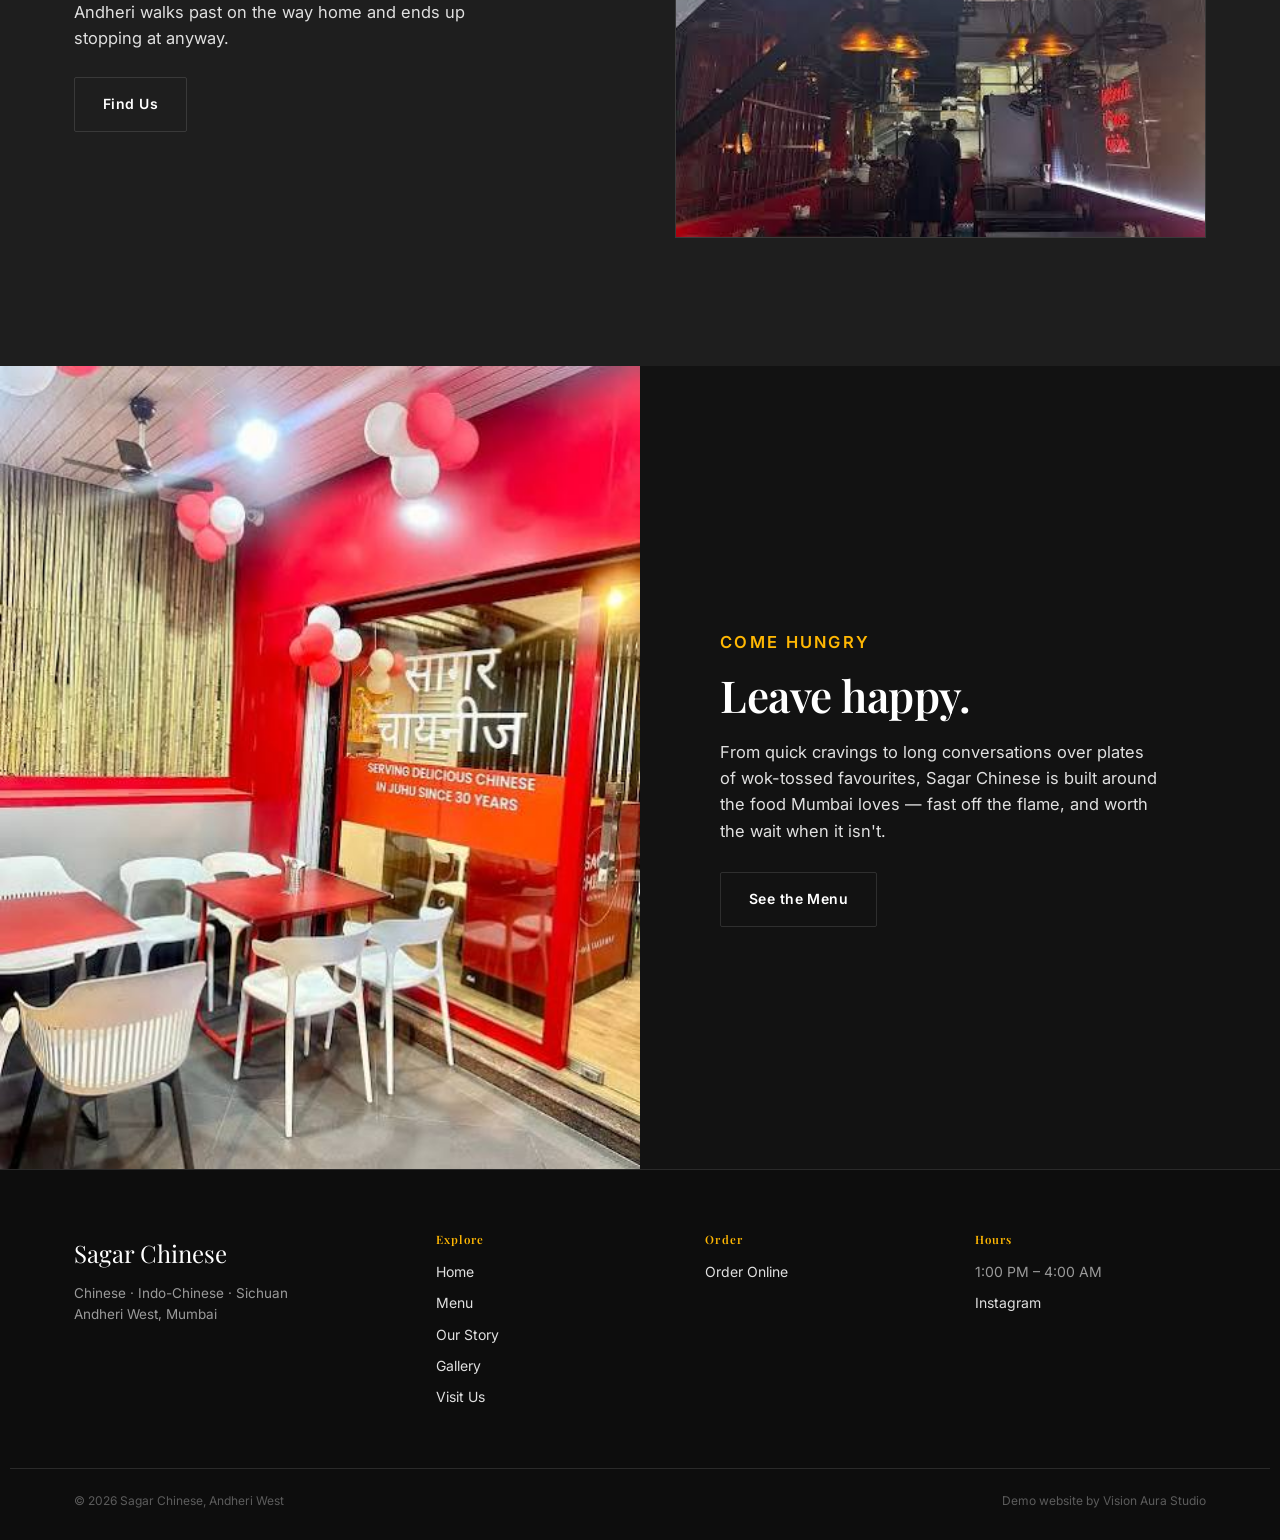
<file: story.html>
<!DOCTYPE html>
<html lang="en">
<head>
<meta charset="UTF-8">
<meta name="viewport" content="width=device-width, initial-scale=1, viewport-fit=cover">
<title>Our Story – Sagar Chinese, Andheri</title>
<meta name="description" content="Sagar Chinese brings bold, wok-fired Indo-Chinese flavour and Mumbai comfort food to Andheri West.">
<link rel="icon" href="data:,">
<link rel="preconnect" href="https://fonts.googleapis.com">
<link rel="preconnect" href="https://fonts.gstatic.com" crossorigin>
<link href="https://fonts.googleapis.com/css2?family=Playfair+Display:ital,wght@0,500;0,600;0,700;1,600&family=Inter:wght@400;500;600;700&display=swap" rel="stylesheet">
<link rel="stylesheet" href="style.css">
</head>
<body>
<header class="site-header">
  <div class="wrap nav-inner">
    <a href="index.html" class="brand">Sagar Chinese<small>Andheri · Est. Indo-Chinese</small></a>
    <nav class="nav-links"><ul>
      <li><a href="index.html">Home</a></li>
      <li><a href="menu.html">Menu</a></li>
      <li><a href="story.html">Our Story</a></li>
      <li><a href="gallery.html">Gallery</a></li>
      <li><a href="visit.html">Visit Us</a></li>
    </ul></nav>
    <a href="#" class="btn btn-solid nav-cta" data-order-btn>Order Online</a>
    <button class="burger" aria-label="Menu"><span></span><span></span><span></span></button>
  </div>
</header>
<div class="mobile-nav">
  <a href="index.html">Home</a>
  <a href="menu.html">Menu</a>
  <a href="story.html">Our Story</a>
  <a href="gallery.html">Gallery</a>
  <a href="visit.html">Visit Us</a>
  <div class="mn-meta">1:00 PM – 4:00 AM · Andheri West, Mumbai</div>
</div>


<section class="page-banner">
  <img src="images/interior-main.jpg" alt="Sagar Chinese dining room with red bar stools and warm globe lighting">
  <div class="scrim"></div>
  <div class="wrap pb-inner">
    <p class="label on-dark">Our story</p>
    <h1>Bold flavour.<br>Mumbai soul.</h1>
  </div>
</section>

<section class="pad-lg">
  <div class="wrap story-block reveal">
    <img src="images/interior-main.jpg" loading="lazy" alt="Sagar Chinese dining room with red bar stools and checkerboard floor">
    <div class="st-text">
      <p class="label">The space</p>
      <h2>Built for the wok, and for the table.</h2>
      <p>Sagar Chinese brings its much-loved Indo-Chinese food experience to Andheri, serving bold wok-fired flavours, comforting classics and dishes made for sharing. Red bar stools, warm globe lighting and a checkerboard floor set the tone the moment you walk in.</p>
      <div class="story-facts">
        <div><div class="num">Indo-Chinese</div><div class="lb">Chinese · Sichuan cuisine</div></div>
        <div><div class="num">1 PM – 4 AM</div><div class="lb">Open every day</div></div>
      </div>
    </div>
  </div>
</section>

<section class="pad-lg on-cream2">
  <div class="wrap story-block rev reveal">
    <img src="images/signage.jpg" loading="lazy" alt="Sagar Chinese signage above the restaurant entrance">
    <div class="st-text">
      <p class="label">The name on the door</p>
      <h2>DN Nagar, Andheri West.</h2>
      <p>You'll find the sign lit up on New Link Road — Sagar Chinese, Chinese Tandoori and all. It's the kind of spot Andheri walks past on the way home and ends up stopping at anyway.</p>
      <a href="visit.html" class="btn btn-outline" style="margin-top:26px">Find Us</a>
    </div>
  </div>
</section>

<section class="on-black">
  <div class="exp-grid">
    <div class="exp-media reveal"><img src="images/entrance-wide.jpg" loading="lazy" alt="Sagar Chinese entrance decorated with balloons"></div>
    <div class="exp-text reveal reveal-delay-1">
      <p class="label on-dark">Come hungry</p>
      <h2>Leave happy.</h2>
      <p>From quick cravings to long conversations over plates of wok-tossed favourites, Sagar Chinese is built around the food Mumbai loves — fast off the flame, and worth the wait when it isn't.</p>
      <a href="menu.html" class="btn btn-line-light" style="margin-top:28px">See the Menu</a>
    </div>
  </div>
</section>

<footer>
  <div class="wrap foot-grid">
    <div>
      <div class="foot-brand">Sagar Chinese</div>
      <div class="foot-tag">Chinese · Indo-Chinese · Sichuan<br>Andheri West, Mumbai</div>
    </div>
    <div class="foot-col">
      <h4>Explore</h4>
      <ul>
        <li><a href="index.html">Home</a></li>
        <li><a href="menu.html">Menu</a></li>
        <li><a href="story.html">Our Story</a></li>
        <li><a href="gallery.html">Gallery</a></li>
        <li><a href="visit.html">Visit Us</a></li>
      </ul>
    </div>
    <div class="foot-col">
      <h4>Order</h4>
      <ul><li><a href="#" data-order-btn>Order Online</a></li></ul>
    </div>
    <div class="foot-col">
      <h4>Hours</h4>
      <ul><li>1:00 PM – 4:00 AM</li><li><a href="https://instagram.com" target="_blank" rel="noopener">Instagram</a></li></ul>
    </div>
  </div>
  <div class="wrap foot-bottom">
    <span>© 2026 Sagar Chinese, Andheri West</span>
    <span>Demo website by Vision Aura Studio</span>
  </div>
</footer>

<div class="modal-bg">
  <div class="modal-box">
    <h3>Ordering link coming soon</h3>
    <p>Swap this button for your live ordering URL when you're ready to go live.</p>
    <button class="btn btn-solid modal-close">Close</button>
  </div>
</div>
<script src="script.js"></script>

</body>
</html>
</file>
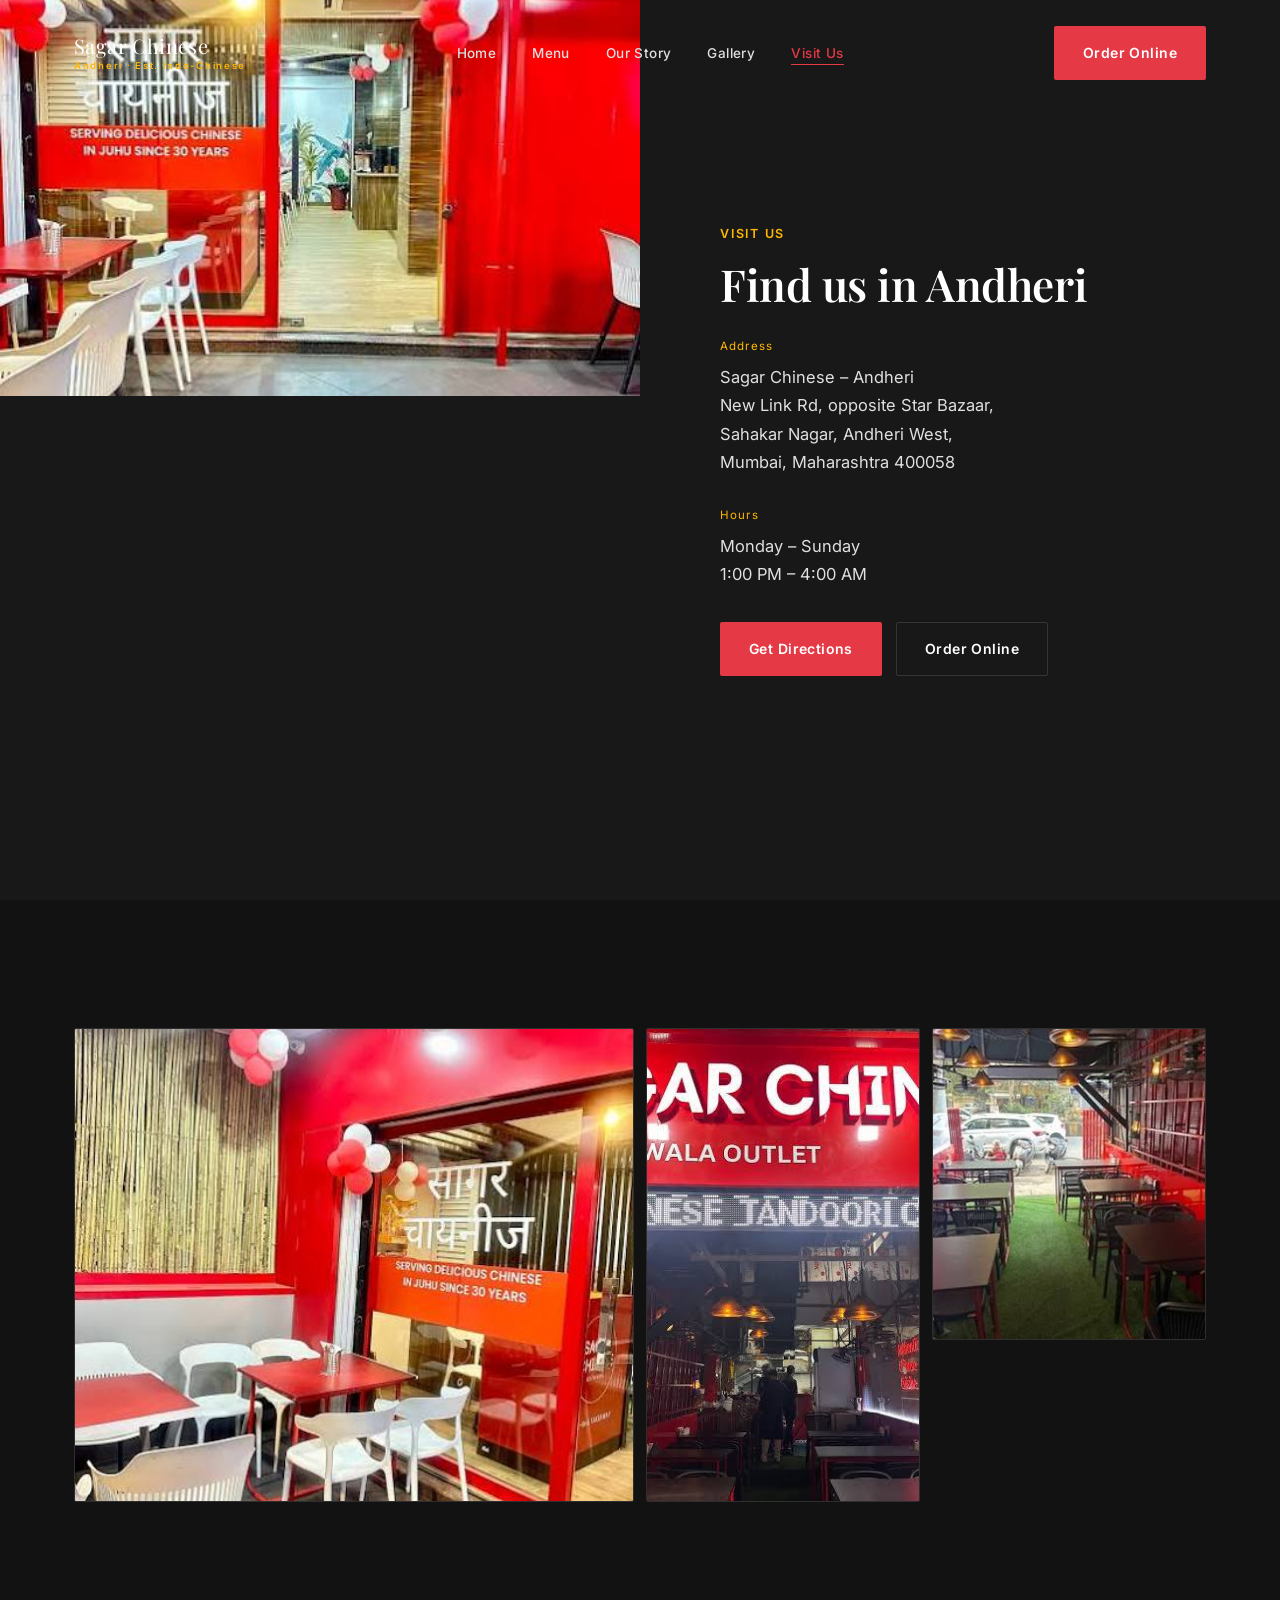
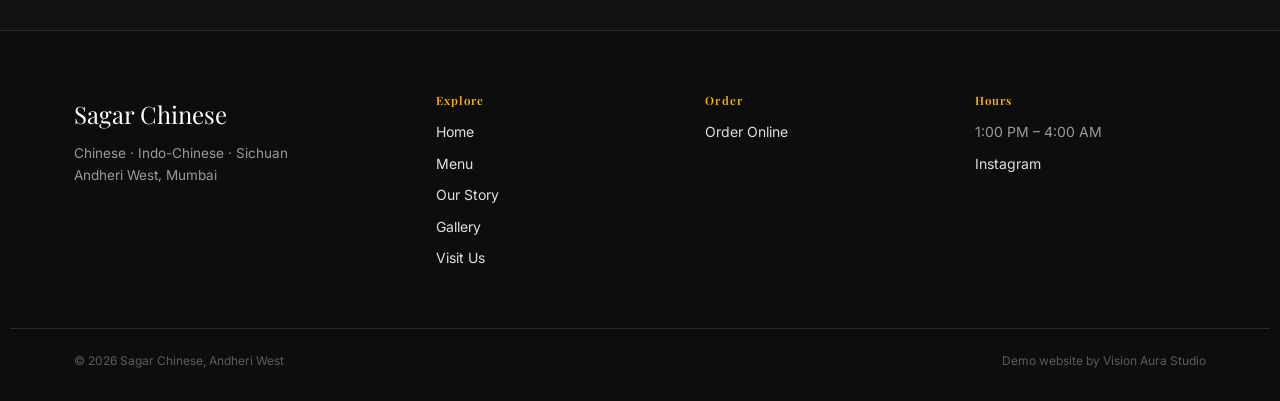
<file: visit.html>
<!DOCTYPE html>
<html lang="en">
<head>
<meta charset="UTF-8">
<meta name="viewport" content="width=device-width, initial-scale=1, viewport-fit=cover">
<title>Visit Us – Sagar Chinese, Andheri</title>
<meta name="description" content="Find Sagar Chinese on New Link Road, Andheri West, Mumbai. Open daily, 1:00 PM to 4:00 AM.">
<link rel="icon" href="data:,">
<link rel="preconnect" href="https://fonts.googleapis.com">
<link rel="preconnect" href="https://fonts.gstatic.com" crossorigin>
<link href="https://fonts.googleapis.com/css2?family=Playfair+Display:ital,wght@0,500;0,600;0,700;1,600&family=Inter:wght@400;500;600;700&display=swap" rel="stylesheet">
<link rel="stylesheet" href="style.css">
</head>
<body>
<header class="site-header">
  <div class="wrap nav-inner">
    <a href="index.html" class="brand">Sagar Chinese<small>Andheri · Est. Indo-Chinese</small></a>
    <nav class="nav-links"><ul>
      <li><a href="index.html">Home</a></li>
      <li><a href="menu.html">Menu</a></li>
      <li><a href="story.html">Our Story</a></li>
      <li><a href="gallery.html">Gallery</a></li>
      <li><a href="visit.html">Visit Us</a></li>
    </ul></nav>
    <a href="#" class="btn btn-solid nav-cta" data-order-btn>Order Online</a>
    <button class="burger" aria-label="Menu"><span></span><span></span><span></span></button>
  </div>
</header>
<div class="mobile-nav">
  <a href="index.html">Home</a>
  <a href="menu.html">Menu</a>
  <a href="story.html">Our Story</a>
  <a href="gallery.html">Gallery</a>
  <a href="visit.html">Visit Us</a>
  <div class="mn-meta">1:00 PM – 4:00 AM · Andheri West, Mumbai</div>
</div>


<section class="on-charcoal">
  <div class="visit-grid" style="min-height:100vh;min-height:100svh">
    <div class="visit-media reveal" style="height:44vh"><img src="images/entrance-main.jpg" alt="Sagar Chinese storefront entrance decorated for an opening, red facade with glass doors"></div>
    <div class="visit-text reveal reveal-delay-1">
      <p class="label on-dark">Visit us</p>
      <h2>Find us in Andheri</h2>
      <div class="v-block">
        <div class="t">Address</div>
        <div class="v">Sagar Chinese – Andheri<br>New Link Rd, opposite Star Bazaar,<br>Sahakar Nagar, Andheri West,<br>Mumbai, Maharashtra 400058</div>
      </div>
      <div class="v-block">
        <div class="t">Hours</div>
        <div class="v">Monday – Sunday<br>1:00 PM – 4:00 AM</div>
      </div>
      <div class="visit-btns">
        <a class="btn btn-solid" target="_blank" rel="noopener" href="https://www.google.com/maps/search/?api=1&query=Sagar+Chinese+New+Link+Rd+opposite+Star+Bazaar+Sahakar+Nagar+Andheri+West+Mumbai+Maharashtra+400058">Get Directions</a>
        <a class="btn btn-line-light" href="#" data-order-btn>Order Online</a>
      </div>
    </div>
  </div>
</section>

<section class="pad-lg">
  <div class="wrap">
    <div class="gal-grid reveal">
      <a class="g-a" href="gallery.html"><img src="images/entrance-wide.jpg" loading="lazy" alt="Sagar Chinese entrance decorated with balloons"><span class="gal-cap">Entrance</span></a>
      <a class="g-b" href="gallery.html"><img src="images/signage.jpg" loading="lazy" alt="Sagar Chinese signage above the entrance"><span class="gal-cap">Signage</span></a>
      <a class="g-c" href="gallery.html"><img src="images/outdoor-seating.jpg" loading="lazy" alt="Outdoor pavement seating with hanging lamps"><span class="gal-cap">Outdoor seating</span></a>
    </div>
  </div>
</section>

<footer>
  <div class="wrap foot-grid">
    <div>
      <div class="foot-brand">Sagar Chinese</div>
      <div class="foot-tag">Chinese · Indo-Chinese · Sichuan<br>Andheri West, Mumbai</div>
    </div>
    <div class="foot-col">
      <h4>Explore</h4>
      <ul>
        <li><a href="index.html">Home</a></li>
        <li><a href="menu.html">Menu</a></li>
        <li><a href="story.html">Our Story</a></li>
        <li><a href="gallery.html">Gallery</a></li>
        <li><a href="visit.html">Visit Us</a></li>
      </ul>
    </div>
    <div class="foot-col">
      <h4>Order</h4>
      <ul><li><a href="#" data-order-btn>Order Online</a></li></ul>
    </div>
    <div class="foot-col">
      <h4>Hours</h4>
      <ul><li>1:00 PM – 4:00 AM</li><li><a href="https://instagram.com" target="_blank" rel="noopener">Instagram</a></li></ul>
    </div>
  </div>
  <div class="wrap foot-bottom">
    <span>© 2026 Sagar Chinese, Andheri West</span>
    <span>Demo website by Vision Aura Studio</span>
  </div>
</footer>

<div class="modal-bg">
  <div class="modal-box">
    <h3>Ordering link coming soon</h3>
    <p>Swap this button for your live ordering URL when you're ready to go live.</p>
    <button class="btn btn-solid modal-close">Close</button>
  </div>
</div>
<script src="script.js"></script>

</body>
</html>
</file>
<file: style.css>
/* ============================================================
   SAGAR CHINESE — "Midnight Street Sizzler"
   Late-night Mumbai street food + premium editorial design.
   ============================================================ */
:root{
  --bg-primary:#121212;
  --bg-secondary:#181818;
  --bg-card:#1E1E1E;
  --red:#E63946;
  --red-bright:#ED4C58;
  --gold:#FFB703;
  --white:#FFFFFF;
  --text-muted:#E0E0E0;
  --text-dim:#9A9A9A;
  --border:rgba(255,255,255,0.12);
  --veg:#5CB85C;
  --ease:cubic-bezier(.22,.61,.36,1);
  padding-top:env(safe-area-inset-top,0px);
  padding-bottom:env(safe-area-inset-bottom,0px);
}
*,*::before,*::after{box-sizing:border-box;margin:0;padding:0}
html{scroll-behavior:smooth;scroll-padding-top:86px}
body{
  background:var(--bg-primary);color:var(--white);
  font-family:'Inter',Arial,sans-serif;font-size:16px;line-height:1.6;
  overflow-x:hidden;-webkit-font-smoothing:antialiased;
}
img{max-width:100%;display:block}
a{color:inherit;text-decoration:none}
.wrap{max-width:1260px;margin:0 auto;padding:0 clamp(20px,5vw,64px)}
h1,h2,h3,h4{font-family:'Playfair Display',Georgia,serif;font-weight:600;letter-spacing:-.01em;line-height:1.08;color:var(--white)}
.label{font-size:12.5px;letter-spacing:.14em;text-transform:uppercase;color:var(--gold);font-weight:600}
.label.on-dark{color:var(--gold)}
.serif-italic{font-family:'Playfair Display',serif;font-style:italic;font-weight:500}

/* buttons */
.btn{display:inline-flex;align-items:center;gap:10px;padding:15px 28px;font-weight:600;font-size:14px;letter-spacing:.03em;
  border-radius:2px;border:1px solid transparent;cursor:pointer;transition:transform .3s var(--ease),background .3s,color .3s,border-color .3s;background:none;font-family:'Inter',sans-serif}
.btn-solid{background:var(--red);color:var(--white)}
.btn-solid:hover{background:var(--red-bright);transform:translateY(-2px)}
.btn-dark,.btn-outline,.btn-line-light{background:transparent;border-color:var(--border);color:var(--white)}
.btn-dark:hover,.btn-outline:hover,.btn-line-light:hover{border-color:var(--gold);color:var(--gold);transform:translateY(-2px)}

/* ---------- NAVBAR ---------- */
header.site-header{position:fixed;top:0;left:0;right:0;z-index:200;padding:26px 0;transition:padding .4s var(--ease),background .4s var(--ease),box-shadow .4s var(--ease),border-color .4s var(--ease);border-bottom:1px solid transparent}
header.site-header.solid{padding:16px 0;background:rgba(18,18,18,.94);backdrop-filter:blur(6px);border-bottom-color:var(--border)}
.nav-inner{display:flex;align-items:center;justify-content:space-between}
.brand{font-family:'Playfair Display',serif;font-size:20px;color:var(--white);letter-spacing:.02em;display:flex;flex-direction:column;line-height:1}
.brand small{font-family:'Inter',sans-serif;font-size:9.5px;letter-spacing:.18em;color:var(--gold);margin-top:5px;font-weight:600}
.nav-links{display:none}
.nav-links ul{display:flex;gap:36px;list-style:none}
.nav-links a{color:var(--text-muted);font-size:13.5px;letter-spacing:.03em;font-weight:500;position:relative;padding-bottom:4px;transition:color .25s}
.nav-links a::after{content:'';position:absolute;left:0;bottom:0;height:1.5px;width:0;background:var(--gold);transition:width .3s var(--ease),background .3s}
.nav-links a:hover{color:var(--white)}
.nav-links a:hover::after{width:100%}
.nav-links a.active{color:var(--red)}
.nav-links a.active::after{width:100%;background:var(--red)}
.nav-cta{display:none}
.burger{display:flex;flex-direction:column;gap:5px;background:none;border:0;cursor:pointer;padding:8px;z-index:210}
.burger span{width:23px;height:1.5px;background:var(--white);display:block;transition:transform .3s var(--ease),opacity .3s var(--ease)}
.burger.open span:nth-child(1){transform:translateY(6.5px) rotate(45deg)}
.burger.open span:nth-child(2){opacity:0}
.burger.open span:nth-child(3){transform:translateY(-6.5px) rotate(-45deg)}
.mobile-nav{position:fixed;inset:0;background:var(--bg-primary);z-index:190;display:flex;flex-direction:column;justify-content:center;padding:40px 32px;gap:24px;
  transform:translateY(-102%);transition:transform .5s var(--ease)}
.mobile-nav.open{transform:translateY(0)}
.mobile-nav a{font-family:'Playfair Display',serif;font-size:32px;color:var(--white);font-weight:600}
.mobile-nav .mn-meta{margin-top:10px;color:var(--text-dim);font-size:13px}
@media(min-width:960px){.nav-links{display:block}.nav-cta{display:inline-flex}.burger{display:none}}

/* ---------- HERO (split, editorial, red ambient glow) ---------- */
.hero{position:relative;min-height:100vh;min-height:100svh;display:flex;align-items:center;background:var(--bg-primary);padding-top:90px;overflow:hidden}
.hero::before{content:'';position:absolute;top:8%;right:2%;width:56%;height:75%;
  background:radial-gradient(circle,rgba(230,57,70,.32),transparent 70%);filter:blur(70px);z-index:0;pointer-events:none}
.hero-grid{display:grid;grid-template-columns:1fr;gap:10px;width:100%;align-items:center;position:relative;z-index:1}
.hero-copy{padding:20px clamp(20px,5vw,64px) 60px;position:relative;z-index:2}
.hero-copy h1{color:var(--white);font-size:clamp(40px,7.4vw,80px);margin:20px 0 26px}
.hero-copy h1 span{display:block}
.hero-copy h1 em{color:var(--gold);font-style:normal}
.hero-desc{color:var(--text-muted);max-width:400px;font-size:16.5px;margin-bottom:34px}
.hero-btns{display:flex;gap:14px;flex-wrap:wrap}
.hero-media{position:relative;height:52vh;overflow:hidden;box-shadow:0 0 90px rgba(230,57,70,.18)}
.hero-media img{width:100%;height:100%;object-fit:cover;object-position:center 30%;
  animation:heroReveal 1.4s var(--ease) both;will-change:transform}
.hero-media::after{content:'';position:absolute;inset:0;background:linear-gradient(180deg,rgba(18,18,18,0) 55%,rgba(18,18,18,.6) 100%);pointer-events:none}
@keyframes heroReveal{from{clip-path:inset(0 0 100% 0);transform:scale(1.08)}to{clip-path:inset(0 0 0 0);transform:scale(1)}}
.hero-copy .label{opacity:0;animation:fadeUp .8s var(--ease) .3s forwards}
.hero-copy h1{opacity:0;animation:fadeUp .9s var(--ease) .45s forwards}
.hero-desc{opacity:0;animation:fadeUp .9s var(--ease) .65s forwards}
.hero-btns{opacity:0;animation:fadeUp .9s var(--ease) .8s forwards}
@keyframes fadeUp{from{opacity:0;transform:translateY(16px)}to{opacity:1;transform:translateY(0)}}
@media(min-width:900px){
  .hero{padding-top:0}
  .hero-grid{grid-template-columns:1fr 1fr;gap:0}
  .hero-copy{padding:0 0 0 clamp(40px,7vw,96px);max-width:600px}
  .hero-media{height:100vh;height:100svh;box-shadow:none}
}

/* scroll reveal */
.reveal{opacity:0;transform:translateY(28px);transition:opacity .8s var(--ease),transform .8s var(--ease)}
.reveal.in{opacity:1;transform:translateY(0)}
.reveal-delay-1{transition-delay:.1s}.reveal-delay-2{transition-delay:.2s}.reveal-delay-3{transition-delay:.3s}

/* ---------- section rhythm: 3 dark tones for visual variety ---------- */
section{position:relative}
.pad-lg{padding:clamp(70px,10vw,140px) 0}
.pad-md{padding:clamp(56px,8vw,100px) 0}
.on-black{background:var(--bg-primary);color:var(--white)}
.on-charcoal{background:var(--bg-secondary);color:var(--white)}
.on-cream2{background:var(--bg-card);color:var(--white)}
.divider{width:44px;height:2px;background:var(--red);margin:18px 0 0}

/* intro / minimal typography section */
.intro{max-width:660px}
.intro h2{font-size:clamp(30px,5vw,50px);margin-top:16px}
.intro p{margin-top:24px;font-size:18px;color:var(--text-muted);max-width:520px}

/* ---------- signature dishes: asymmetric editorial ---------- */
.sig-top{display:grid;grid-template-columns:1fr;gap:16px}
.sig-feature{position:relative;overflow:hidden;border:1px solid var(--border)}
.sig-feature img{width:100%;height:420px;object-fit:cover;transition:transform .8s var(--ease)}
.sig-feature:hover img{transform:scale(1.04)}
.sig-feature figcaption{position:absolute;left:0;bottom:0;padding:26px;color:var(--white);
  background:linear-gradient(0deg,rgba(10,7,7,.85),transparent 65%)}
.sig-feature figcaption h3{color:var(--white);font-size:26px}
.sig-small-grid{display:grid;grid-template-columns:1fr 1fr;gap:16px}
.sig-small{position:relative;overflow:hidden;border:1px solid var(--border)}
.sig-small img{width:100%;height:220px;object-fit:cover;transition:transform .8s var(--ease)}
.sig-small:hover img{transform:scale(1.06)}
.sig-small figcaption{position:absolute;left:0;bottom:0;padding:16px;color:var(--white);background:linear-gradient(0deg,rgba(10,7,7,.85),transparent 70%)}
.sig-small figcaption h4{color:var(--white);font-size:16.5px;font-family:'Playfair Display',serif;font-weight:600}
.sig-wide{margin-top:16px;position:relative;overflow:hidden;border:1px solid var(--border)}
.sig-wide img{width:100%;height:280px;object-fit:cover;transition:transform .9s var(--ease)}
.sig-wide:hover img{transform:scale(1.035)}
.sig-wide .sw-text{position:absolute;inset:0;display:flex;flex-direction:column;justify-content:center;padding:0 40px;
  background:linear-gradient(90deg,rgba(10,7,7,.8) 0%,rgba(10,7,7,.2) 65%)}
.sig-wide .sw-text h3{color:var(--white);font-size:clamp(22px,3vw,32px);max-width:360px}
.sig-wide .sw-text p{color:var(--text-muted);margin-top:10px;max-width:340px;font-size:14.5px}
.sig-head{display:flex;justify-content:space-between;align-items:flex-end;flex-wrap:wrap;gap:18px;margin-bottom:40px}
@media(min-width:860px){
  .sig-top{grid-template-columns:1.3fr 1fr;gap:20px}
  .sig-feature img{height:520px}
  .sig-small-grid{grid-template-columns:1fr;height:520px}
  .sig-small img{height:100%}
}

/* ---------- experience (image+text) ---------- */
.exp-grid{display:grid;grid-template-columns:1fr}
.exp-media{height:360px;overflow:hidden}
.exp-media img{width:100%;height:100%;object-fit:cover}
.exp-text{padding:56px clamp(20px,5vw,64px)}
.exp-text h2{font-size:clamp(28px,4.6vw,44px);color:var(--white);margin-top:16px}
.exp-text p{margin-top:20px;color:var(--text-muted);max-width:440px;font-size:16.5px}
@media(min-width:900px){.exp-grid{grid-template-columns:1fr 1fr}.exp-media{height:auto}.exp-text{padding:0 0 0 80px;align-self:center}}

/* ---------- menu preview (home) ---------- */
.mp-row{display:flex;justify-content:space-between;align-items:flex-end;gap:20px;flex-wrap:wrap;margin-bottom:44px}
.mp-cats{display:flex;flex-wrap:wrap;gap:10px 28px}
.mp-cats span{font-size:13px;letter-spacing:.08em;color:var(--text-muted);padding-bottom:6px;border-bottom:1px solid var(--border)}

/* ---------- late night: dark charcoal dominant, red accent glow ---------- */
.latenight{min-height:70vh;display:flex;align-items:center;position:relative;overflow:hidden;color:var(--white)}
.latenight img.bg{position:absolute;inset:0;width:100%;height:100%;object-fit:cover;z-index:0}
.latenight .scrim{position:absolute;inset:0;background:
  radial-gradient(circle at 75% 35%,rgba(230,57,70,.22),transparent 55%),
  linear-gradient(180deg,rgba(18,18,18,.55),rgba(18,18,18,.92));z-index:1}
.ln-inner{position:relative;z-index:2;max-width:640px;padding:90px 0}
.latenight h2{font-size:clamp(34px,6.2vw,62px);color:var(--white);margin-top:16px}
.ln-hours{margin-top:36px;display:inline-flex;gap:26px;align-items:center;border-top:1px solid var(--border);border-bottom:1px solid var(--border);padding:16px 0}
.ln-hours .h{font-family:'Playfair Display',serif;font-size:24px;color:var(--white)}
.ln-hours .t{font-size:11.5px;letter-spacing:.1em;color:var(--gold)}

/* ---------- gallery grid (shared: preview + full) ---------- */
.gal-grid{display:grid;grid-template-columns:repeat(2,1fr);grid-auto-rows:160px;gap:12px}
.gal-grid a,.gal-grid button{overflow:hidden;border-radius:2px;display:block;border:1px solid var(--border);padding:0;cursor:pointer;position:relative;background:none}
.gal-grid img{width:100%;height:100%;object-fit:cover;transition:transform .7s var(--ease),filter .4s}
.gal-grid a:hover img,.gal-grid button:hover img{transform:scale(1.08)}
.gal-cap{position:absolute;left:0;bottom:0;right:0;padding:12px 14px;font-size:12px;color:var(--white);letter-spacing:.03em;
  background:linear-gradient(0deg,rgba(10,7,7,.8),transparent);opacity:0;transition:opacity .3s;border-left:2px solid var(--gold)}
.gal-grid a:hover .gal-cap,.gal-grid button:hover .gal-cap{opacity:1}
.g-a{grid-column:1/3;grid-row:span 2}
.g-b{grid-row:span 2}
.g-c{grid-row:span 2}
.g-d{grid-column:1/3;grid-row:span 2}
@media(min-width:720px){
  .gal-grid{grid-template-columns:repeat(4,1fr);grid-auto-rows:150px}
  .g-a{grid-column:1/3;grid-row:span 3}
  .g-b{grid-column:3/4;grid-row:span 3}
  .g-c{grid-column:4/5;grid-row:span 2}
  .g-d{grid-column:4/5;grid-row:span 1}
}

/* lightbox */
.lightbox{position:fixed;inset:0;background:rgba(10,7,7,.96);z-index:400;display:none;align-items:center;justify-content:center;padding:24px}
.lightbox.open{display:flex}
.lightbox img{max-width:min(920px,92vw);max-height:82vh;object-fit:contain;border:1px solid var(--border)}
.lb-close,.lb-prev,.lb-next{position:absolute;background:none;border:0;color:var(--white);cursor:pointer;font-size:15px;letter-spacing:.06em;transition:color .25s}
.lb-close:hover,.lb-prev:hover,.lb-next:hover{color:var(--gold)}
.lb-close{top:24px;right:28px}
.lb-prev{left:20px;top:50%;transform:translateY(-50%);font-size:30px}
.lb-next{right:20px;top:50%;transform:translateY(-50%);font-size:30px}
.lb-cap{position:absolute;bottom:26px;left:0;right:0;text-align:center;color:var(--text-muted);font-size:13px;letter-spacing:.04em}

/* ---------- visit ---------- */
.visit-grid{display:grid;grid-template-columns:1fr}
.visit-media{height:340px}
.visit-media img{width:100%;height:100%;object-fit:cover}
.visit-text{padding:56px clamp(20px,5vw,64px)}
.visit-text h2{color:var(--white);font-size:clamp(28px,4.6vw,44px);margin-top:16px}
.v-block{margin-top:30px}
.v-block .t{font-size:11.5px;letter-spacing:.1em;color:var(--gold);margin-bottom:8px}
.v-block .v{font-size:16.5px;color:var(--text-muted);line-height:1.7}
.visit-btns{margin-top:34px;display:flex;gap:14px;flex-wrap:wrap}
@media(min-width:900px){.visit-grid{grid-template-columns:1fr 1fr}.visit-media{height:auto}.visit-text{padding:0 0 0 80px;align-self:center}}

/* ---------- order cta ---------- */
.order-cta{background:var(--red);color:var(--white);text-align:center}
.order-cta h2{color:var(--white);font-size:clamp(32px,6.6vw,58px);margin-top:16px}
.order-cta p{margin:16px 0 32px;color:rgba(255,255,255,.85);max-width:420px;margin-left:auto;margin-right:auto}
.order-cta .btn-line-light{border-color:rgba(255,255,255,.6);color:var(--white)}
.order-cta .btn-line-light:hover{border-color:var(--white);background:rgba(255,255,255,.12);color:var(--white)}
.order-cta .label{color:#ffd7d0}

/* ---------- footer ---------- */
footer{background:#0D0D0D;color:var(--text-dim);padding:64px 0 30px;border-top:1px solid var(--border)}
.foot-grid{display:grid;grid-template-columns:1fr;gap:38px}
.foot-brand{font-family:'Playfair Display',serif;color:var(--white);font-size:24px}
.foot-tag{margin-top:10px;font-size:13.5px;color:var(--text-dim)}
.foot-col h4{font-size:11.5px;letter-spacing:.1em;color:var(--gold);margin-bottom:14px}
.foot-col ul{list-style:none}
.foot-col li{margin-bottom:9px;font-size:14px}
.foot-col a{color:var(--text-muted)}
.foot-col a:hover{color:var(--white)}
.foot-bottom{margin-top:50px;padding-top:22px;border-top:1px solid var(--border);font-size:12px;color:#5c5c5c;
  display:flex;justify-content:space-between;flex-wrap:wrap;gap:8px}
@media(min-width:820px){.foot-grid{grid-template-columns:1.4fr 1fr 1fr 1fr}}

/* order modal */
.modal-bg{position:fixed;inset:0;background:rgba(10,7,7,.8);display:none;align-items:center;justify-content:center;z-index:500;padding:24px}
.modal-bg.open{display:flex}
.modal-box{background:var(--bg-card);border:1px solid var(--border);padding:40px 34px;max-width:380px;text-align:center;border-radius:2px}
.modal-box h3{font-size:24px;margin-bottom:12px;color:var(--white)}
.modal-box p{color:var(--text-muted);font-size:15px;margin-bottom:24px}

/* ---------- page banner (menu/story/gallery/visit top) ---------- */
.page-banner{min-height:46vh;display:flex;align-items:flex-end;position:relative;background:var(--bg-primary);padding-top:90px}
.page-banner img{position:absolute;inset:0;width:100%;height:100%;object-fit:cover;opacity:.5}
.page-banner .scrim{position:absolute;inset:0;background:linear-gradient(180deg,rgba(18,18,18,.35),rgba(18,18,18,.95))}
.pb-inner{position:relative;z-index:2;padding-bottom:56px}
.pb-inner h1{color:var(--white);font-size:clamp(34px,6vw,64px);margin-top:14px}

/* ---------- MENU PAGE ---------- */
.menu-layout{display:grid;grid-template-columns:1fr;gap:0}
.menu-nav{position:sticky;top:0;z-index:20;background:rgba(18,18,18,.96);backdrop-filter:blur(6px);padding:16px 0;border-bottom:1px solid var(--border);
  overflow-x:auto;-ms-overflow-style:none;scrollbar-width:none}
.menu-nav::-webkit-scrollbar{display:none}
.menu-nav-inner{display:flex;gap:10px;padding:0 clamp(20px,5vw,64px)}
.menu-pill{white-space:nowrap;font-size:12.5px;letter-spacing:.06em;padding:9px 18px;border:1px solid var(--border);border-radius:20px;color:var(--text-muted);cursor:pointer;transition:all .25s;background:none}
.menu-pill:hover{border-color:var(--gold);color:var(--gold)}
.menu-pill.active{background:var(--red);color:var(--white);border-color:var(--red)}
.menu-cat-block{padding:56px 0;border-bottom:1px solid var(--border)}
.menu-cat-head{display:flex;align-items:baseline;gap:16px;margin-bottom:8px}
.menu-cat-head h2{font-size:clamp(24px,3.6vw,34px)}
.menu-cat-head .count{font-size:12.5px;color:var(--gold)}
.menu-cat-desc{color:var(--text-muted);max-width:460px;margin-bottom:34px;font-size:15px}
.menu-items{display:grid;grid-template-columns:1fr;gap:0}
.menu-row{display:flex;justify-content:space-between;gap:20px;padding:20px 0;border-bottom:1px dotted var(--border)}
.menu-row:last-child{border-bottom:0}
.menu-row-name{display:flex;align-items:center;gap:10px}
.veg-dot{width:9px;height:9px;border:1.5px solid var(--veg);border-radius:2px;position:relative;flex-shrink:0}
.veg-dot::after{content:'';position:absolute;inset:1.5px;background:var(--veg);border-radius:50%}
.nonveg-dot{width:9px;height:9px;border:1.5px solid var(--red);border-radius:2px;position:relative;flex-shrink:0}
.nonveg-dot::after{content:'';position:absolute;inset:1.5px;background:var(--red);border-radius:50%}
.menu-row h3{font-family:'Playfair Display',serif;font-weight:600;font-size:18px;color:var(--white)}
.menu-row p{font-size:13.5px;color:var(--text-muted);margin-top:4px;max-width:380px}
.menu-anchor{display:grid;grid-template-columns:1fr;gap:24px;margin-bottom:36px;align-items:center;
  background:var(--bg-card);border:1px solid var(--border)}
.menu-anchor img{width:100%;height:220px;object-fit:cover}
.menu-anchor .ma-text{padding:0 26px 26px}
.menu-anchor .ma-text h3{font-size:22px;margin-bottom:8px;color:var(--white)}
.menu-anchor .ma-text p{color:var(--text-muted);font-size:14.5px}
@media(min-width:720px){.menu-anchor{grid-template-columns:280px 1fr}.menu-anchor img{height:100%}.menu-anchor .ma-text{padding:26px 26px 26px 0}}

/* ---------- STORY PAGE ---------- */
.story-block{display:grid;grid-template-columns:1fr;gap:30px;align-items:center}
.story-block img{width:100%;height:380px;object-fit:cover;border:1px solid var(--border)}
.story-block .st-text h2{font-size:clamp(28px,4.6vw,42px);margin-top:14px}
.story-block .st-text p{margin-top:18px;color:var(--text-muted);font-size:16.5px;max-width:440px}
.story-facts{display:grid;grid-template-columns:1fr 1fr;gap:24px;margin-top:26px}
.story-facts div .num{font-family:'Playfair Display',serif;font-size:15px;color:var(--gold)}
.story-facts div .lb{font-size:12px;color:var(--text-dim);letter-spacing:.04em;margin-top:4px}
@media(min-width:860px){
  .story-block{grid-template-columns:1fr 1fr;gap:70px}
  .story-block img{height:520px}
  .story-block.rev{direction:rtl}
  .story-block.rev>*{direction:ltr}
}

@media(prefers-reduced-motion:reduce){*{animation-duration:.01ms!important;transition-duration:.01ms!important;scroll-behavior:auto!important}}
</file>
